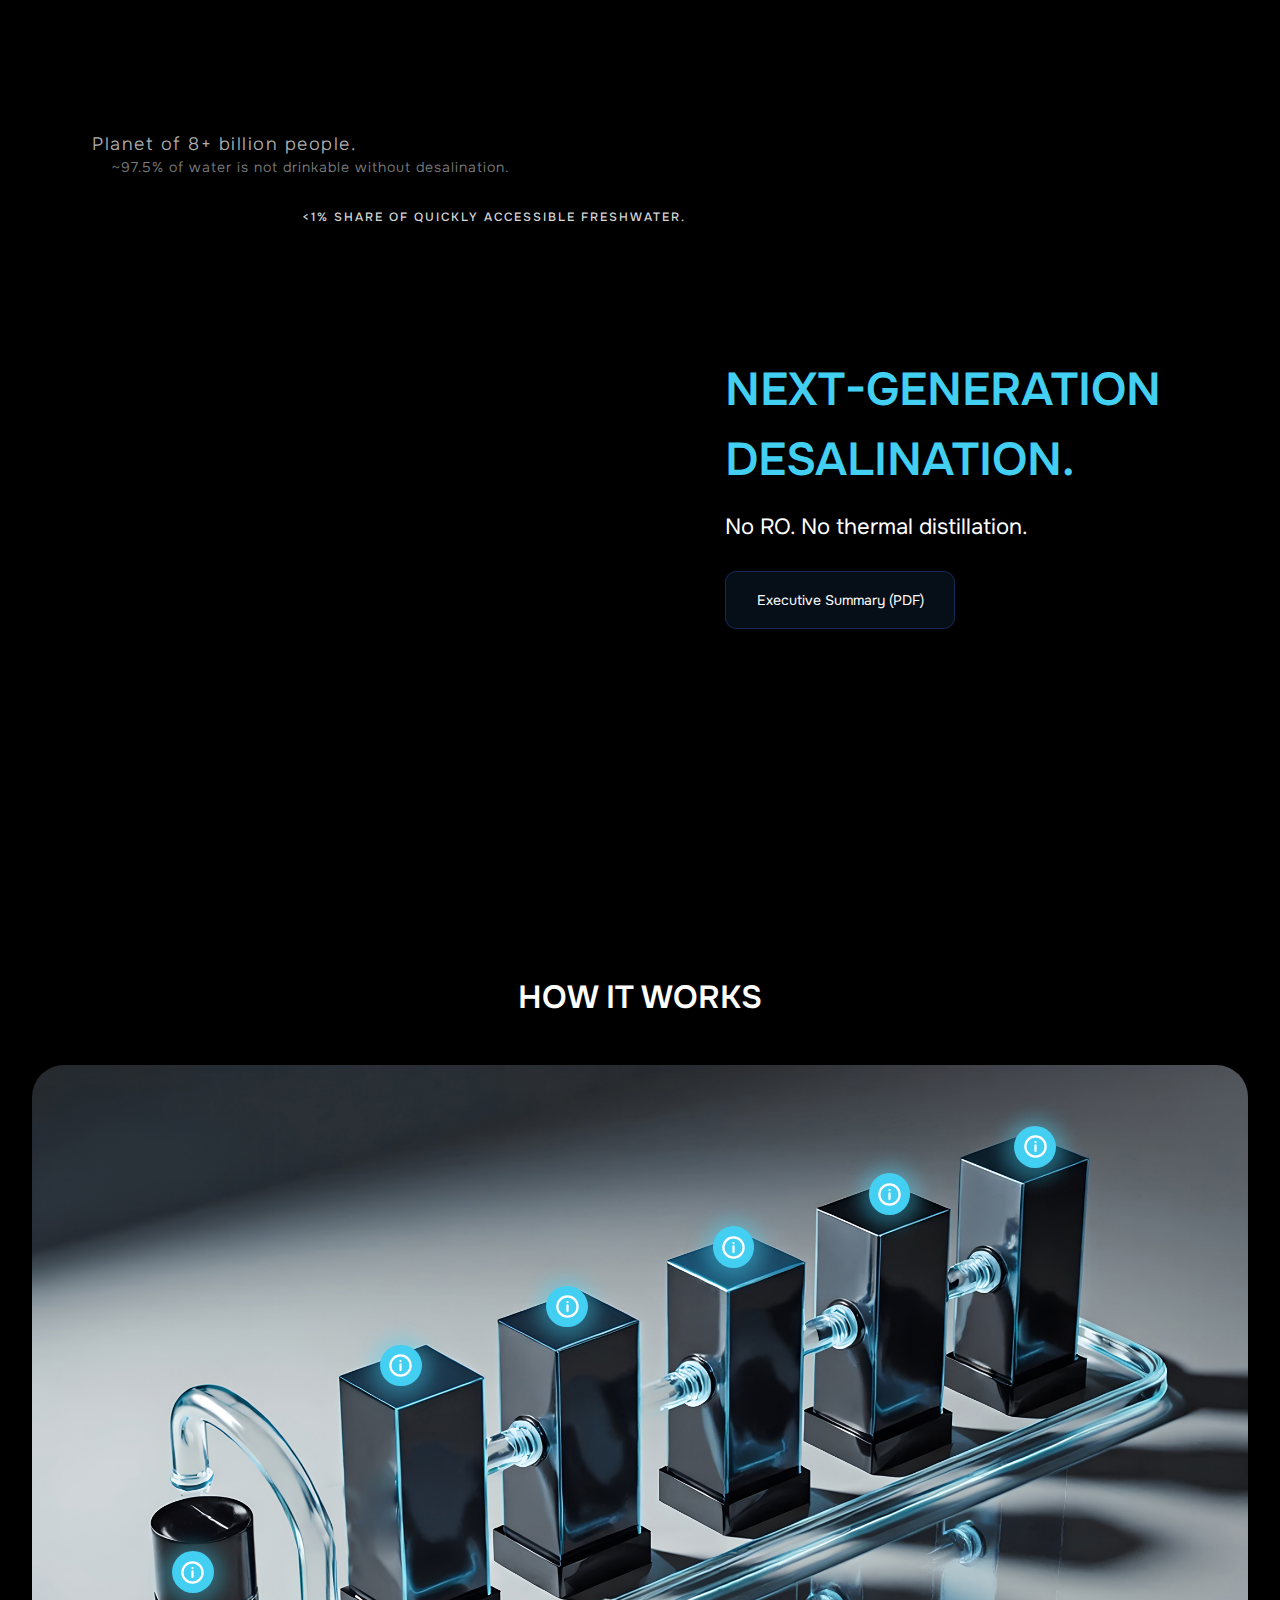
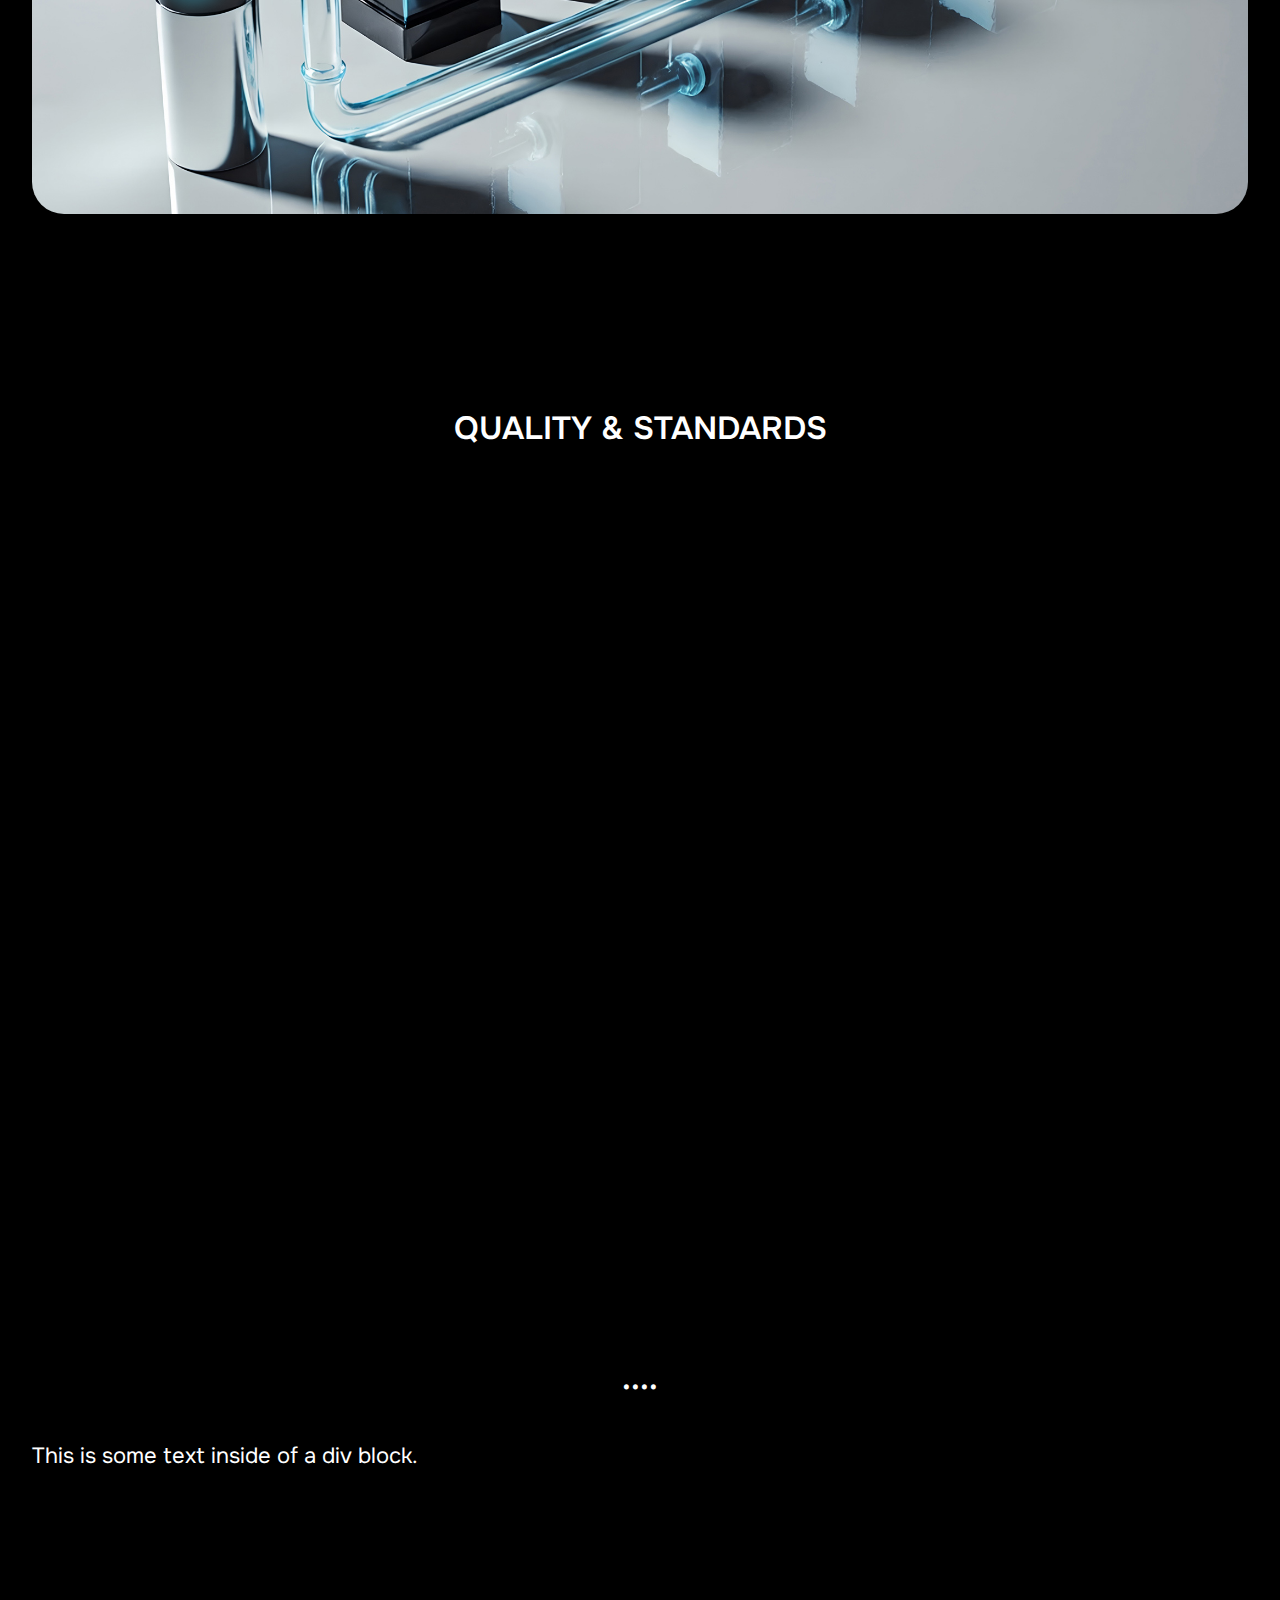
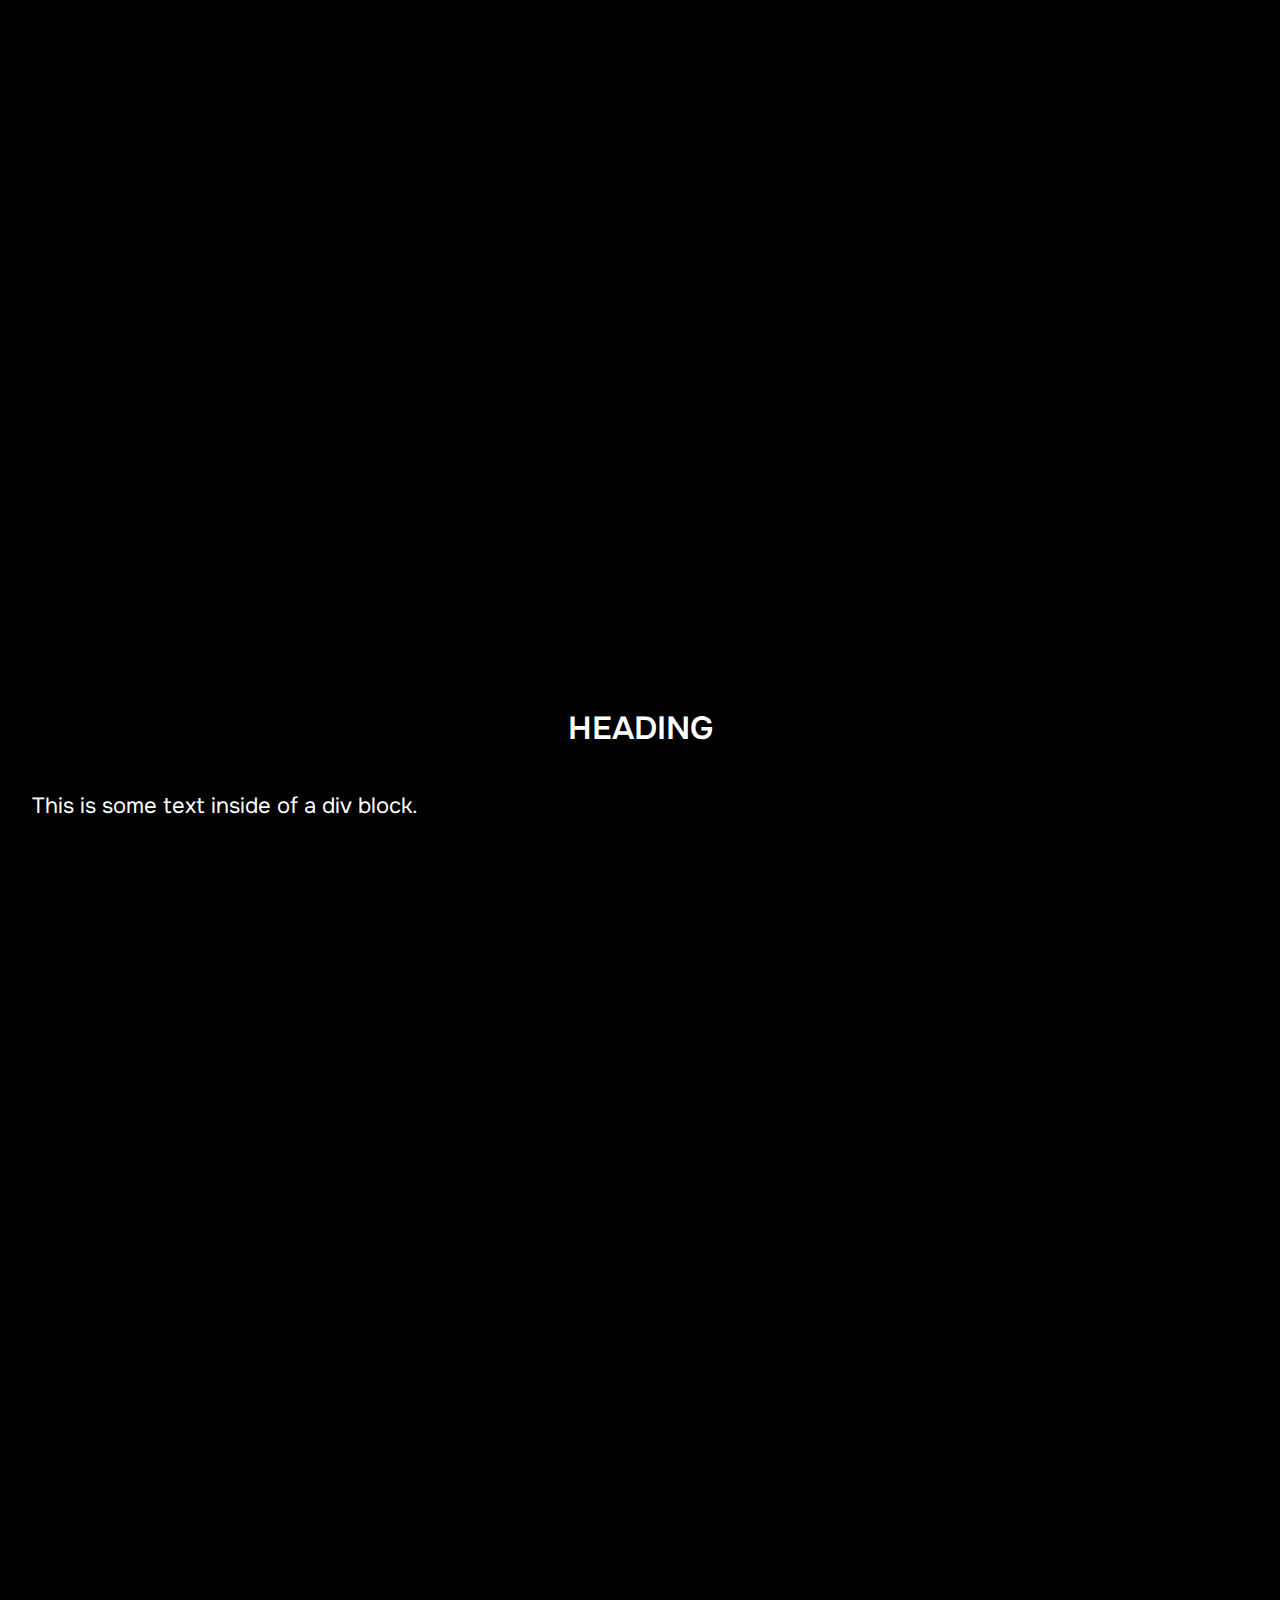
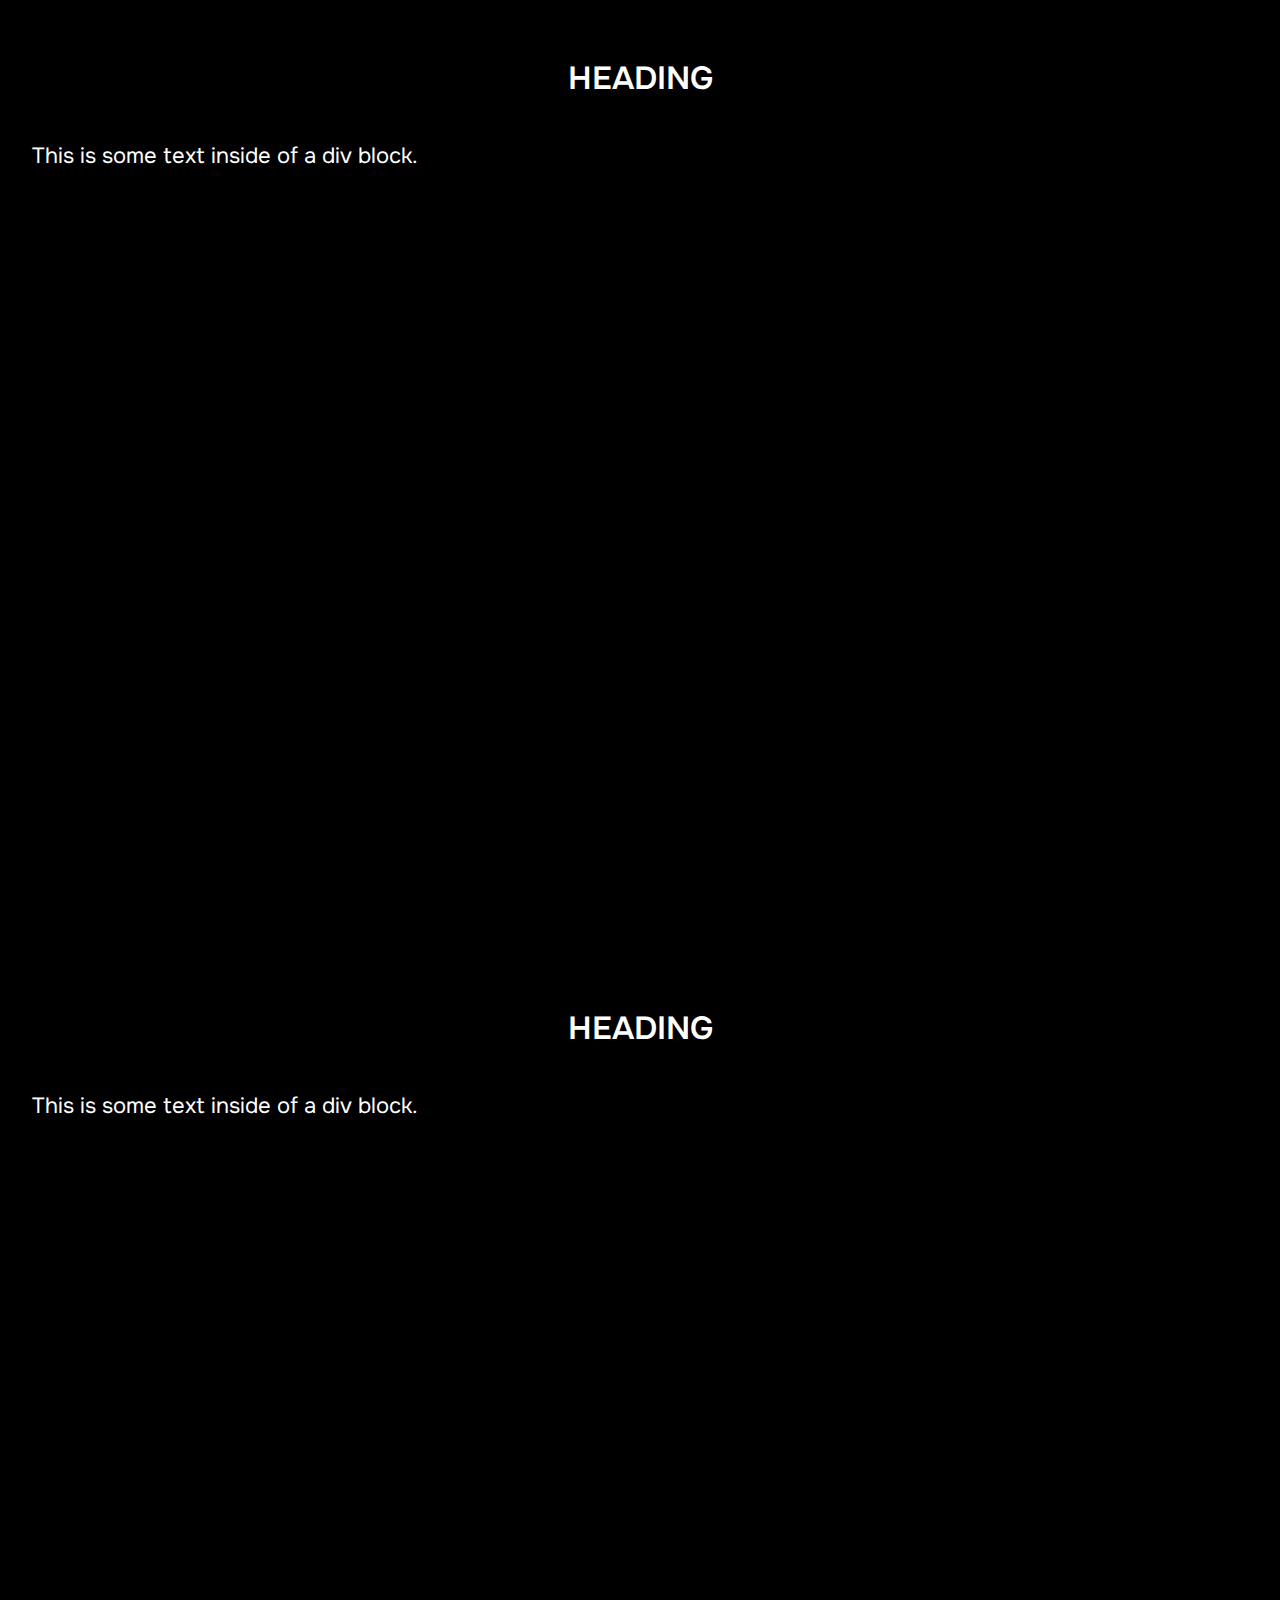
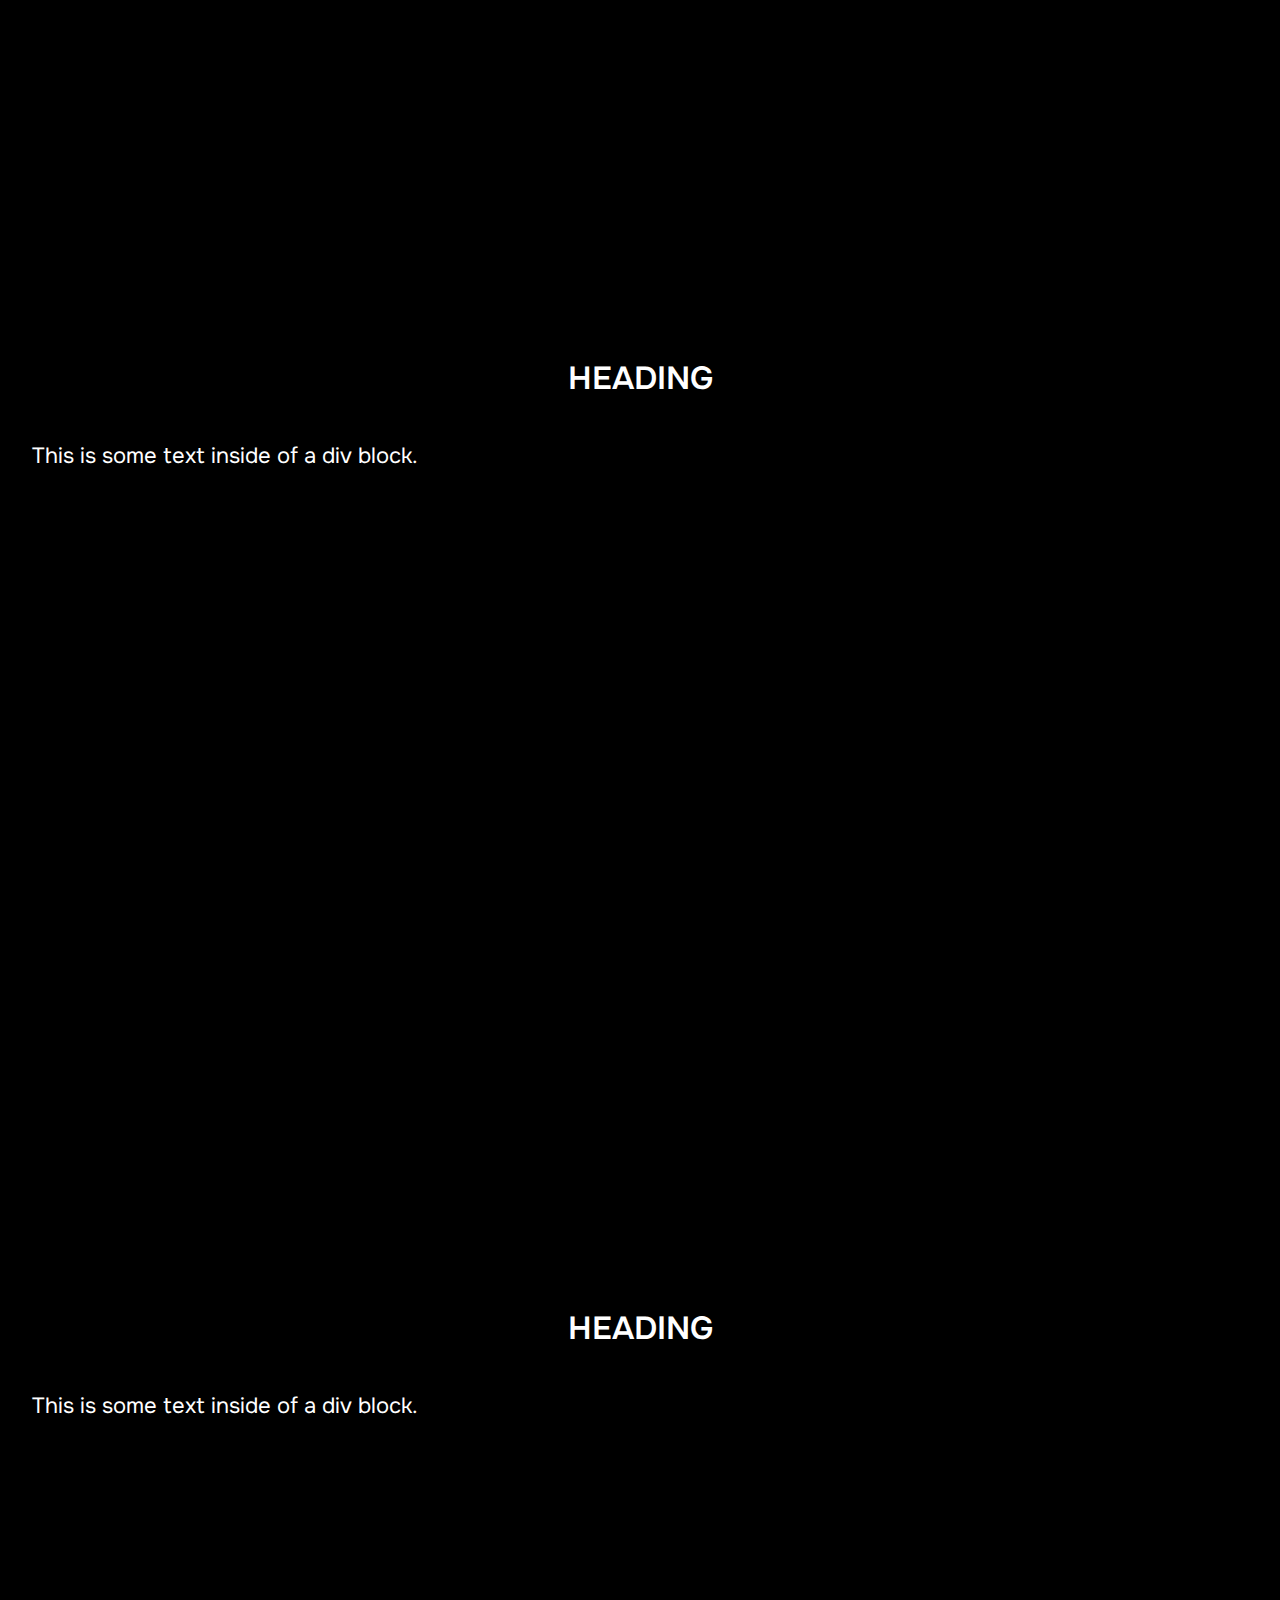
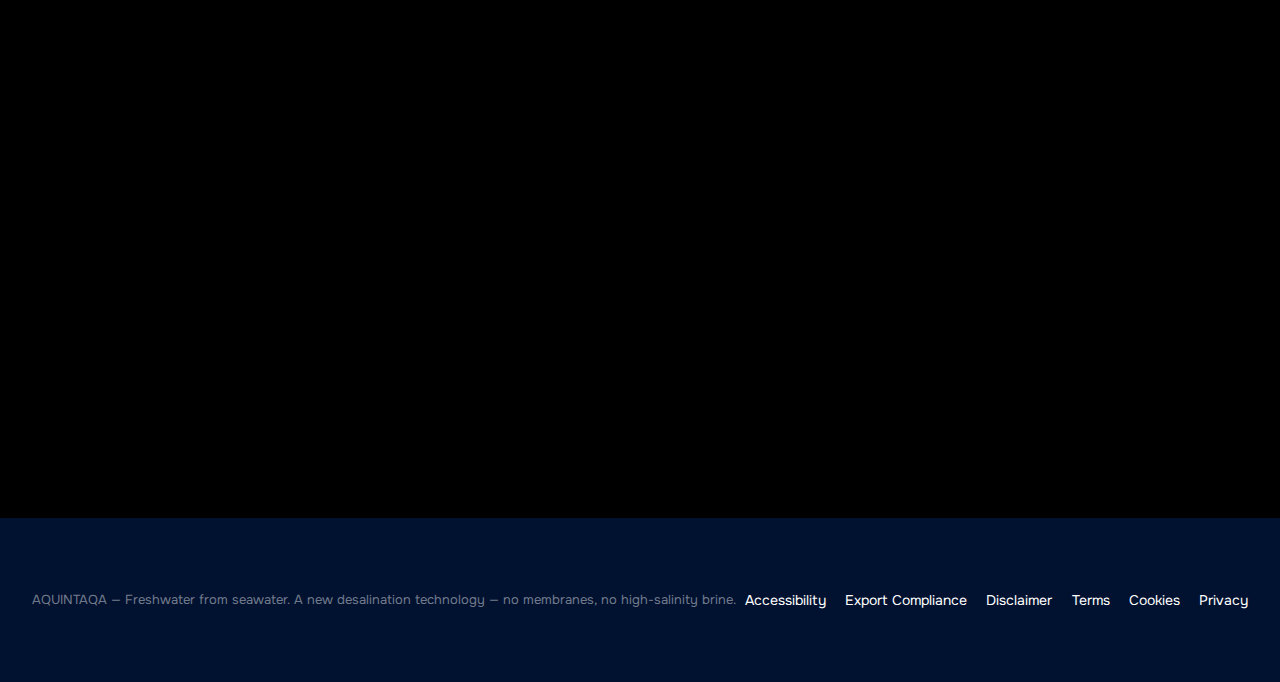
<file: index.html>
<!DOCTYPE html><!--  This site was created in Webflow. https://webflow.com  --><!--  Last Published: Mon Dec 29 2025 13:07:47 GMT+0000 (Coordinated Universal Time)  -->
<html data-wf-page="69396815efaae5adc8efcc82" data-wf-site="69396814efaae5adc8efcc0f" lang="en">
<head>
  <meta charset="utf-8">
  <title>AQUINTAQA — Freshwater from seawater. A new desalination technology — no membranes, no high-salinity brine.</title>
  <meta content="A proven, scalable approach to desalination — eliminating membrane fouling, energy-intensive steps, and concentrated brine discharge. Independently validated. Full technical and commercial details available to qualified partners." name="description">
  <meta content="AQUINTAQA — Freshwater from seawater. A new desalination technology — no membranes, no high-salinity brine." property="og:title">
  <meta content="A proven, scalable approach to desalination — eliminating membrane fouling, energy-intensive steps, and concentrated brine discharge. Independently validated. Full technical and commercial details available to qualified partners." property="og:description">
  <meta content="https://cdn.prod.website-files.com/69396814efaae5adc8efcc0f/6939867b4d14bba36c8a3c40_Frame%201.jpg" property="og:image">
  <meta content="AQUINTAQA — Freshwater from seawater. A new desalination technology — no membranes, no high-salinity brine." property="twitter:title">
  <meta content="A proven, scalable approach to desalination — eliminating membrane fouling, energy-intensive steps, and concentrated brine discharge. Independently validated. Full technical and commercial details available to qualified partners." property="twitter:description">
  <meta property="og:type" content="website">
  <meta content="summary_large_image" name="twitter:card">
  <meta content="width=device-width, initial-scale=1" name="viewport">
  <meta content="Webflow" name="generator">
  <link href="css/custom.css" rel="stylesheet" type="text/css">
  <link href="css/normalize.css" rel="stylesheet" type="text/css">
  <link href="css/webflow.css" rel="stylesheet" type="text/css">
  <link href="css/aquintaqa.webflow.css" rel="stylesheet" type="text/css">
  <link href="css/custom.css" rel="stylesheet" type="text/css">
  <script type="text/javascript">!function(o,c){var n=c.documentElement,t=" w-mod-";n.className+=t+"js",("ontouchstart"in o||o.DocumentTouch&&c instanceof DocumentTouch)&&(n.className+=t+"touch")}(window,document);</script>
  <link href="images/favicon.png" rel="shortcut icon" type="image/x-icon">
  <link href="images/webclip.png" rel="apple-touch-icon">
  <meta name="robots" content="noindex, nofollow">
  <meta name="author" content="wtw"><!--  HEAD CODE  -->
</head>
<body class="body">
  <div class="spline-content">
    <div class="spline-scene" data-w-id="9399c96b-cd7d-4fef-4d18-4d2d086db8ae" data-animation-type="spline" data-spline-url="https://prod.spline.design/8z6pBDvGF-zx6ta3/scene.splinecode"><canvas></canvas></div>
  </div>
  <!-- Embedded Marker - точка на сфере -->
<div class="sphere-marker">
  <div class="marker-occlusion"></div>
  <div class="marker-outer-glow"></div>
  <div class="marker-inner-glow"></div>
  <div class="marker-core"></div>
  <div class="marker-flare"></div>
</div>
  <div data-animation="over-right" class="menu w-nav" data-easing2="ease-out" data-easing="ease-in" data-collapse="all" style="opacity:0" data-w-id="98d6510c-f91b-7dee-6fcc-df3364ee5ebf" role="banner" data-duration="400">
    <div class="navbar w-container">
      <a href="#" class="logo w-inline-block"></a>
      <nav role="navigation" class="nav-menu-2 w-nav-menu">
        <div class="div-block-12">
          <a href="index.html" aria-current="page" class="link menu w-nav-link w--current">Home</a>
          <a href="#How-it-Works" class="link menu w-nav-link">Technology</a>
          <a href="#" class="link menu w-nav-link">Quality</a>
          <a href="#" class="link menu w-nav-link">Legal</a>
          <a href="#" class="link menu w-nav-link">FAQ</a>
          <a href="#" class="link menu w-nav-link">Models</a>
          <a href="#" class="link menu w-nav-link">Roadmap</a>
          <a href="#" class="link menu w-nav-link">Investors</a>
          <a href="#" class="link menu w-nav-link">Videos</a>
          <a href="#" class="link menu w-nav-link">Validation</a>
          <a href="#" class="link menu w-nav-link">Public Overview</a>
        </div>
      </nav>
      <div class="div-block-11">
        <div class="div-block">
          <div class="but-cont">
            <div class="menu-button w-nav-button">
              <div class="w-icon-nav-menu"></div>
            </div>
          </div>
        </div>
      </div>
      <div data-hover="true" data-delay="0" class="w-dropdown">
        <div class="link w-dropdown-toggle">
          <div class="icon w-icon-dropdown-toggle"></div>
          <div class="icon-lang"></div>
        </div>
        <nav class="dropdown-list-lang w-dropdown-list">
          <a href="#" class="link w-dropdown-link">ENG</a>
          <a href="#" class="link w-dropdown-link">RU</a>
        </nav>
      </div>
    </div>
  </div>
  <div>
    <div class="se1">
      <div class="noize">
        <div class="div1">
          <div class="colum-l">
            <div class="content-img">
              <div class="div-block-5"></div>
              <div class="text-block">Planet of 8+ billion people.<br></div>
              <div class="text-block _2">~97.5% of water is not drinkable without desalination.<br></div>
              <div class="div-block-17">
                <div class="text-block-2">&lt;1% share of quickly accessible freshwater.</div>
              </div>
              <div class="podpis">
                <div data-w-id="b925a8e9-1476-60d1-ad28-ab5ac1dae831" class="_1 no"></div>
              </div>
              <div data-w-id="b53a1e5d-6fdc-98e4-ec17-a2080318ba1a" class="sfera no"></div>
            </div>
          </div>
          <div class="colum-r">
            <h1 class="h1"><span class="spa">Next-generation desalination. </span></h1>
            <div class="text">No RO. No thermal distillation.</div>
            <div class="div-block-4">
              <a href="#" target="_blank" class="link button _2 w-inline-block">
                <div>Executive Summary (PDF)</div>
              </a>
            </div>
          </div>
        </div>
      </div>
    </div>
    <div id="How-it-Works" class="se2 no">
      <div class="div2">
        <h2 class="h2">How it Works</h2>
        <div class="content-how-it-works">
          <div class="kart-work">
            <div class="div-block-6">
              <div class="numb">1</div>
            </div>
            <div class="foto-wirk"></div>
            <div class="div-block-8">
              <div class="div-block-7"></div>
            </div>
            <div>
              <div class="head">Feed</div>
              <div class="text-work">Intake of seawater / brackish water. Coarse protection against debris, flow stabilisation and optional baseline pH/oxygen conditioning. No heavy pre-treatment trains.</div>
            </div>
          </div>
          <div class="kart-work">
            <div class="div-block-6">
              <div class="numb">2</div>
            </div>
            <div class="foto-wirk _2"></div>
            <div class="div-block-8">
              <div class="div-block-7"></div>
            </div>
            <div>
              <div class="head">Gas-sorbent</div>
              <div class="text-work">An inert carrier gas with a fine-dispersed proprietary sorbent is dosed into the flow. Active capture centres are formed and the solution is prepared for selective extraction of salts and impurities.</div>
            </div>
          </div>
          <div class="kart-work">
            <div class="div-block-6">
              <div class="numb">3</div>
            </div>
            <div class="foto-wirk _3"></div>
            <div>
              <div class="div-block-8">
                <div class="div-block-7"></div>
              </div>
              <div class="head">Contact</div>
              <div class="text-work">Intensive mass transfer: salt ions, hardness and dissolved organics are bound to the sorbent surface. The process runs under mild conditions — no membranes, no high pressures, no boiling</div>
            </div>
          </div>
          <div class="kart-work">
            <div class="div-block-6">
              <div class="numb">4</div>
            </div>
            <div class="foto-wirk _4"></div>
            <div>
              <div class="div-block-8">
                <div class="div-block-7"></div>
              </div>
              <div class="head">Separation</div>
              <div class="text-work">Fast phase separation: purified water is separated from the loaded sorbent by mechanical/physical means. Noreverse osmosis or distillation. The treated stream goes to final polishing.</div>
            </div>
          </div>
          <div class="kart-work">
            <div class="div-block-6">
              <div class="numb">5</div>
            </div>
            <div class="foto-wirk _5"></div>
            <div class="div-block-8">
              <div class="div-block-7"></div>
            </div>
            <div>
              <div class="head">Mineralisation</div>
              <div class="text-work">Final tuning: precise remineralisation to a drinking profile (TDS ~100–150 mg/L), Ca/Mg balance, pH 7.2–7.8, disinfection (UV/ozone on demand). At the outlet — ready-to-drink water.</div>
            </div>
          </div>
          <div class="kart-work">
            <div class="div-block-6">
              <div class="numb">6</div>
            </div>
            <div class="foto-wirk _6"></div>
            <div>
              <div class="head">Sorbent Regeneration Loop </div>
              <div class="text-work">The loaded sorbent is sent to a closed regeneration loop: captured ions are transferred into a concentrated solution/solid phase, reagents are recycled multiple times, the sorbent regains its activity and returns to the process. The loop operates at low energy input, without toxic brine discharge, ensuring stable performance and minimal consumable use.</div>
            </div>
          </div>
        </div>
        <h2 class="h2">add functions</h2>
        <div class="div-block-10">
          <div class="kart-work _2">
            <div class="div-block-6"></div>
            <div class="foto-wirk-dop"></div>
            <div class="div-block-9">
              <div class="head">Admin Control Center (Admin CCC)</div>
              <div class="text-work">....</div>
            </div>
          </div>
          <div class="kart-work _2">
            <div class="div-block-6"></div>
            <div class="foto-wirk-dop _2"></div>
            <div class="div-block-9">
              <div class="head">Solar arrays</div>
              <div class="text-work">....</div>
            </div>
          </div>
        </div>
      </div>
    </div>
    <div id="How-it-Works" class="se2">
      <div class="div2">
        <h2 class="h2">How it Works</h2>
        <div class="content-how">
          <div class="board">
            <div class="dahboard">
              <div class="content">
                <div class="board-map">
                  <div data-w-id="a61eead8-c8f6-bab8-43d4-9b1247bdce24" class="point-map-act _6">
                    <div style="opacity:0;-webkit-transform:translate3d(0, -57px, 0) scale3d(1, 1, 1) rotateX(0) rotateY(0) rotateZ(0) skew(0, 0);-moz-transform:translate3d(0, -57px, 0) scale3d(1, 1, 1) rotateX(0) rotateY(0) rotateZ(0) skew(0, 0);-ms-transform:translate3d(0, -57px, 0) scale3d(1, 1, 1) rotateX(0) rotateY(0) rotateZ(0) skew(0, 0);transform:translate3d(0, -57px, 0) scale3d(1, 1, 1) rotateX(0) rotateY(0) rotateZ(0) skew(0, 0)" class="info-up">
                      <div class="head-how">Mineralisation</div>
                      <div class="text-how">Final tuning: precise remineralisation to a drinking profile (TDS ~100–150 mg/L), Ca/Mg balance, pH 7.2–7.8, disinfection (UV/ozone on demand). At the outlet — ready-to-drink water.</div>
                    </div>
                  </div>
                  <div data-w-id="b913745e-b7c7-23b4-f781-129718f26884" class="point-map-act _5">
                    <div style="opacity:0;-webkit-transform:translate3d(0, -57px, 0) scale3d(1, 1, 1) rotateX(0) rotateY(0) rotateZ(0) skew(0, 0);-moz-transform:translate3d(0, -57px, 0) scale3d(1, 1, 1) rotateX(0) rotateY(0) rotateZ(0) skew(0, 0);-ms-transform:translate3d(0, -57px, 0) scale3d(1, 1, 1) rotateX(0) rotateY(0) rotateZ(0) skew(0, 0);transform:translate3d(0, -57px, 0) scale3d(1, 1, 1) rotateX(0) rotateY(0) rotateZ(0) skew(0, 0)" class="info-up">
                      <div class="head-how">Separation</div>
                      <div class="text-how">Fast phase separation: purified water is separated from the loaded sorbent by mechanical/physical means. Noreverse osmosis or distillation. The treated stream goes to final polishing.</div>
                    </div>
                  </div>
                  <div data-w-id="893c30a1-24a9-c529-8f60-54b35e9fbb90" class="point-map-act _4">
                    <div style="opacity:0;-webkit-transform:translate3d(0, -57px, 0) scale3d(1, 1, 1) rotateX(0) rotateY(0) rotateZ(0) skew(0, 0);-moz-transform:translate3d(0, -57px, 0) scale3d(1, 1, 1) rotateX(0) rotateY(0) rotateZ(0) skew(0, 0);-ms-transform:translate3d(0, -57px, 0) scale3d(1, 1, 1) rotateX(0) rotateY(0) rotateZ(0) skew(0, 0);transform:translate3d(0, -57px, 0) scale3d(1, 1, 1) rotateX(0) rotateY(0) rotateZ(0) skew(0, 0)" class="info-up">
                      <div class="head-how">Contact</div>
                      <div class="text-how">Intensive mass transfer: salt ions, hardness and dissolved organics are bound to the sorbent surface. The process runs under mild conditions — no membranes, no high pressures, no boiling</div>
                    </div>
                  </div>
                  <div data-w-id="98c7f382-84ae-bd60-4e2f-6ce350a514ea" class="point-map-act _3">
                    <div style="opacity:0;-webkit-transform:translate3d(0, -57px, 0) scale3d(1, 1, 1) rotateX(0) rotateY(0) rotateZ(0) skew(0, 0);-moz-transform:translate3d(0, -57px, 0) scale3d(1, 1, 1) rotateX(0) rotateY(0) rotateZ(0) skew(0, 0);-ms-transform:translate3d(0, -57px, 0) scale3d(1, 1, 1) rotateX(0) rotateY(0) rotateZ(0) skew(0, 0);transform:translate3d(0, -57px, 0) scale3d(1, 1, 1) rotateX(0) rotateY(0) rotateZ(0) skew(0, 0)" class="info-up">
                      <div class="head-how">Gas-sorbent</div>
                      <div class="text-how">An inert carrier gas with a fine-dispersed proprietary sorbent is dosed into the flow. Active capture centres are formed and the solution is prepared for selective extraction of salts and impurities.</div>
                    </div>
                  </div>
                  <div data-w-id="f1abd9a3-3bd5-56bf-df2f-98dd827da24b" class="point-map-act _2">
                    <div style="opacity:0;-webkit-transform:translate3d(0, -57px, 0) scale3d(1, 1, 1) rotateX(0) rotateY(0) rotateZ(0) skew(0, 0);-moz-transform:translate3d(0, -57px, 0) scale3d(1, 1, 1) rotateX(0) rotateY(0) rotateZ(0) skew(0, 0);-ms-transform:translate3d(0, -57px, 0) scale3d(1, 1, 1) rotateX(0) rotateY(0) rotateZ(0) skew(0, 0);transform:translate3d(0, -57px, 0) scale3d(1, 1, 1) rotateX(0) rotateY(0) rotateZ(0) skew(0, 0)" class="info-up">
                      <div class="head-how">Feed</div>
                      <div class="text-how">Intake of seawater / brackish water. Coarse protection against debris, flow stabilisation and optional baseline pH/oxygen conditioning. No heavy pre-treatment trains.</div>
                    </div>
                  </div>
                  <div data-w-id="0b3a35e8-89d0-56f1-1044-02a9c9d0fdff" class="point-map-act">
                    <div style="opacity:0;-webkit-transform:translate3d(0, -57px, 0) scale3d(1, 1, 1) rotateX(0) rotateY(0) rotateZ(0) skew(0, 0);-moz-transform:translate3d(0, -57px, 0) scale3d(1, 1, 1) rotateX(0) rotateY(0) rotateZ(0) skew(0, 0);-ms-transform:translate3d(0, -57px, 0) scale3d(1, 1, 1) rotateX(0) rotateY(0) rotateZ(0) skew(0, 0);transform:translate3d(0, -57px, 0) scale3d(1, 1, 1) rotateX(0) rotateY(0) rotateZ(0) skew(0, 0)" class="info-up">
                      <div class="head-how">Sorbent Regeneration Loop </div>
                      <div class="text-how">The loaded sorbent is sent to a closed regeneration loop: captured ions are transferred into a concentrated solution/solid phase, reagents are recycled multiple times, the sorbent regains its activity and returns to the process. The loop operates at low energy input, without toxic brine discharge, ensuring stable performance and minimal consumable use.</div>
                    </div>
                  </div>
                </div>
              </div>
            </div>
          </div>
        </div>
      </div>
    </div>
    <div class="se3">
      <div class="div3">
        <h2 class="h2">Quality &amp; Standards</h2>
        <div class="content"></div>
      </div>
    </div>
    <div class="se4">
      <div class="div4">
        <h2 class="h2">....</h2>
        <div class="text">This is some text inside of a div block.</div>
        <div class="content"></div>
      </div>
    </div>
    <div class="se5">
      <div class="div5">
        <h2 class="h2">Heading</h2>
        <div class="text">This is some text inside of a div block.</div>
        <div class="content"></div>
      </div>
    </div>
    <div class="se6">
      <div class="div6">
        <h2 class="h2">Heading</h2>
        <div class="text">This is some text inside of a div block.</div>
        <div class="content"></div>
      </div>
    </div>
    <div class="se6">
      <div class="div6">
        <h2 class="h2">Heading</h2>
        <div class="text">This is some text inside of a div block.</div>
        <div class="content"></div>
      </div>
    </div>
    <div class="se7">
      <div class="div7">
        <h2 class="h2">Heading</h2>
        <div class="text">This is some text inside of a div block.</div>
        <div class="content"></div>
      </div>
    </div>
    <div class="footer">
      <div class="footer-1">
        <h2 class="h2">Heading</h2>
        <div class="text">This is some text inside of a div block.</div>
        <div class="content"></div>
      </div>
    </div>
    <div class="footer2">
      <div class="footer-2">
        <div class="text-block-3">AQUINTAQA — Freshwater from seawater. A new desalination technology — no membranes, no high-salinity brine.</div>
        <div class="div-block-3">
          <a href="#">Accessibility</a>
          <a href="#">Export Compliance</a>
          <a href="#">Disclaimer</a>
          <a href="#">Terms</a>
          <a href="#">Cookies</a>
          <a href="#">Privacy</a>
        </div>
      </div>
    </div>
  </div>
  <script src="https://d3e54v103j8qbb.cloudfront.net/js/jquery-3.5.1.min.dc5e7f18c8.js?site=69396814efaae5adc8efcc0f" type="text/javascript" integrity="sha256-9/aliU8dGd2tb6OSsuzixeV4y/faTqgFtohetphbbj0=" crossorigin="anonymous"></script>
  <script src="js/webflow.js" type="text/javascript"></script><!--  FOOTER CODE  -->
</body>
</html>
</file>
<file: css/custom.css>
/* =========================
   HEADER ICON REFINEMENT
   ========================= */

/* УБРАТЬ РАМКУ / ПЛАШКУ ВОКРУГ ГЛОБУСА */
.w-dropdown-toggle {
  background: transparent !important;
  border: none !important;
  box-shadow: none !important;
  padding: 0 !important;
}

/* УБРАТЬ ОБВОДКУ ПРИ ФОКУСЕ */
.w-dropdown-toggle:focus,
.menu-button:focus {
  outline: none !important;
}

/* УБРАТЬ ЛЮБОЙ ФОН У БУРГЕРА */
.menu-button {
  background: transparent !important;
  box-shadow: none !important;
  border: none !important;
}

/* =========================
   HEADER LAYOUT & ALIGNMENT
   ========================= */

/* делаем внутренний контейнер шапки flex */
.w-nav .w-container,
.w-nav .container,
.navbar .w-container,
.navbar .container {
  display: flex !important;
  align-items: center !important;
}

/* логотип всегда прижат влево */
.w-nav .w-nav-brand {
  margin-right: auto !important;
}

/* глобус прижать вправо, и поставить перед бургером */
.w-nav .w-dropdown {
  margin-left: auto !important;
  margin-right: 16px !important;
}

/* бургер крайний справа */
.w-nav .w-nav-button {
  margin-left: 0 !important;
}

/* ОДИНАКОВЫЕ ОТСТУПЫ: слева от логотипа = справа от бургера */
.w-nav .w-container,
.navbar .w-container {
  padding-left: 32px !important;
  padding-right: 32px !important;
}

/* СТРЕЛОЧКА СПРАВА ОТ ГЛОБУСА: ЯВНО вправо с отступом */
.navbar .w-dropdown .w-dropdown-toggle {
  display: flex !important;
  flex-direction: row !important;
  align-items: center !important;
  gap: 20px !important;
}

.navbar .w-dropdown .icon-lang {
  order: 1 !important;
  margin: 0 !important;
}

.navbar .w-dropdown .icon.w-icon-dropdown-toggle {
  order: 2 !important;
  margin: 0 !important;
  font-size: 10px !important;
}

/* БУРГЕР И ГЛОБУС: ОДИНАКОВАЯ ВЫСОТА */
.navbar .w-dropdown,
.navbar .div-block-11,
.navbar .menu-button {
  height: 24px !important;
  display: flex !important;
  align-items: center !important;
  justify-content: center !important;
}

/* БУРГЕР: поднять на уровень глобуса */
.navbar .menu-button {
  padding: 0 !important;
  margin: 0 !important;
  transform: translateY(-6px) !important;
}

.navbar .w-dropdown {
  transform: translateY(-6px) !important;
}
</file>
<file: css/webflow.css>
@font-face {
  font-family: 'webflow-icons';
  src: url("[data-uri]") format('truetype');
  font-weight: normal;
  font-style: normal;
}
[class^="w-icon-"],
[class*=" w-icon-"] {
  /* use !important to prevent issues with browser extensions that change fonts */
  font-family: 'webflow-icons' !important;
  speak: none;
  font-style: normal;
  font-weight: normal;
  font-variant: normal;
  text-transform: none;
  line-height: 1;
  /* Better Font Rendering =========== */
  -webkit-font-smoothing: antialiased;
  -moz-osx-font-smoothing: grayscale;
}
.w-icon-slider-right:before {
  content: "\e600";
}
.w-icon-slider-left:before {
  content: "\e601";
}
.w-icon-nav-menu:before {
  content: "\e602";
}
.w-icon-arrow-down:before,
.w-icon-dropdown-toggle:before {
  content: "\e603";
}
.w-icon-file-upload-remove:before {
  content: "\e900";
}
.w-icon-file-upload-icon:before {
  content: "\e903";
}
* {
  -webkit-box-sizing: border-box;
  -moz-box-sizing: border-box;
  box-sizing: border-box;
}
html {
  height: 100%;
}
body {
  margin: 0;
  min-height: 100%;
  background-color: #fff;
  font-family: Arial, sans-serif;
  font-size: 14px;
  line-height: 20px;
  color: #333;
}
img {
  max-width: 100%;
  vertical-align: middle;
  display: inline-block;
}
html.w-mod-touch * {
  background-attachment: scroll !important;
}
.w-block {
  display: block;
}
.w-inline-block {
  max-width: 100%;
  display: inline-block;
}
.w-clearfix:before,
.w-clearfix:after {
  content: " ";
  display: table;
  grid-column-start: 1;
  grid-row-start: 1;
  grid-column-end: 2;
  grid-row-end: 2;
}
.w-clearfix:after {
  clear: both;
}
.w-hidden {
  display: none;
}
.w-button {
  display: inline-block;
  padding: 9px 15px;
  background-color: #3898EC;
  color: white;
  border: 0;
  line-height: inherit;
  text-decoration: none;
  cursor: pointer;
  border-radius: 0;
}
input.w-button {
  -webkit-appearance: button;
}
html[data-w-dynpage] [data-w-cloak] {
  color: transparent !important;
}
.w-code-block {
  margin: unset;
}
pre.w-code-block code {
  all: inherit;
}
.w-optimization {
  display: contents;
}
.w-webflow-badge,
.w-webflow-badge > img {
  box-sizing: unset;
  width: unset;
  height: unset;
  max-height: unset;
  max-width: unset;
  min-height: unset;
  min-width: unset;
  margin: unset;
  padding: unset;
  float: unset;
  clear: unset;
  border: unset;
  border-radius: unset;
  background: unset;
  background-image: unset;
  background-position: unset;
  background-size: unset;
  background-repeat: unset;
  background-origin: unset;
  background-clip: unset;
  background-attachment: unset;
  background-color: unset;
  box-shadow: unset;
  transform: unset;
  transition: unset;
  direction: unset;
  font-family: unset;
  font-weight: unset;
  color: unset;
  font-size: unset;
  line-height: unset;
  font-style: unset;
  font-variant: unset;
  text-align: unset;
  letter-spacing: unset;
  text-decoration: unset;
  text-indent: unset;
  text-transform: unset;
  list-style-type: unset;
  text-shadow: unset;
  vertical-align: unset;
  cursor: unset;
  white-space: unset;
  word-break: unset;
  word-spacing: unset;
  word-wrap: unset;
}
.w-webflow-badge {
  position: fixed !important;
  display: inline-block !important;
  visibility: visible !important;
  opacity: 1 !important;
  z-index: 2147483647 !important;
  top: auto !important;
  right: 12px !important;
  bottom: 12px !important;
  left: auto !important;
  color: #aaadb0 !important;
  background-color: #fff !important;
  border-radius: 3px !important;
  padding: 6px !important;
  font-size: 12px !important;
  line-height: 14px !important;
  text-decoration: none !important;
  transform: none !important;
  margin: 0 !important;
  width: auto !important;
  height: auto !important;
  overflow: unset !important;
  white-space: nowrap;
  box-shadow: 0 0 0 1px rgba(0, 0, 0, 0.1), 0px 1px 3px rgba(0, 0, 0, 0.1);
  cursor: pointer;
}
.w-webflow-badge > img {
  position: unset;
  display: inline-block !important;
  visibility: unset !important;
  opacity: 1 !important;
  vertical-align: middle !important;
}
h1,
h2,
h3,
h4,
h5,
h6 {
  font-weight: bold;
  margin-bottom: 10px;
}
h1 {
  font-size: 38px;
  line-height: 44px;
  margin-top: 20px;
}
h2 {
  font-size: 32px;
  line-height: 36px;
  margin-top: 20px;
}
h3 {
  font-size: 24px;
  line-height: 30px;
  margin-top: 20px;
}
h4 {
  font-size: 18px;
  line-height: 24px;
  margin-top: 10px;
}
h5 {
  font-size: 14px;
  line-height: 20px;
  margin-top: 10px;
}
h6 {
  font-size: 12px;
  line-height: 18px;
  margin-top: 10px;
}
p {
  margin-top: 0;
  margin-bottom: 10px;
}
blockquote {
  margin: 0 0 10px 0;
  padding: 10px 20px;
  border-left: 5px solid #E2E2E2;
  font-size: 18px;
  line-height: 22px;
}
figure {
  margin: 0;
  margin-bottom: 10px;
}
figcaption {
  margin-top: 5px;
  text-align: center;
}
ul,
ol {
  margin-top: 0px;
  margin-bottom: 10px;
  padding-left: 40px;
}
.w-list-unstyled {
  padding-left: 0;
  list-style: none;
}
.w-embed:before,
.w-embed:after {
  content: " ";
  display: table;
  grid-column-start: 1;
  grid-row-start: 1;
  grid-column-end: 2;
  grid-row-end: 2;
}
.w-embed:after {
  clear: both;
}
.w-video {
  width: 100%;
  position: relative;
  padding: 0;
}
.w-video iframe,
.w-video object,
.w-video embed {
  position: absolute;
  top: 0;
  left: 0;
  width: 100%;
  height: 100%;
  border: none;
}
fieldset {
  padding: 0;
  margin: 0;
  border: 0;
}
button,
[type='button'],
[type='reset'] {
  border: 0;
  cursor: pointer;
  -webkit-appearance: button;
}
.w-form {
  margin: 0 0 15px;
}
.w-form-done {
  display: none;
  padding: 20px;
  text-align: center;
  background-color: #dddddd;
}
.w-form-fail {
  display: none;
  margin-top: 10px;
  padding: 10px;
  background-color: #ffdede;
}
label {
  display: block;
  margin-bottom: 5px;
  font-weight: bold;
}
.w-input,
.w-select {
  display: block;
  width: 100%;
  height: 38px;
  padding: 8px 12px;
  margin-bottom: 10px;
  font-size: 14px;
  line-height: 1.42857143;
  color: #333333;
  vertical-align: middle;
  background-color: #ffffff;
  border: 1px solid #cccccc;
}
.w-input::placeholder,
.w-select::placeholder {
  color: #999;
}
.w-input:focus,
.w-select:focus {
  border-color: #3898EC;
  outline: 0;
}
.w-input[disabled],
.w-select[disabled],
.w-input[readonly],
.w-select[readonly],
fieldset[disabled] .w-input,
fieldset[disabled] .w-select {
  cursor: not-allowed;
}
.w-input[disabled]:not(.w-input-disabled),
.w-select[disabled]:not(.w-input-disabled),
.w-input[readonly],
.w-select[readonly],
fieldset[disabled]:not(.w-input-disabled) .w-input,
fieldset[disabled]:not(.w-input-disabled) .w-select {
  background-color: #eeeeee;
}
textarea.w-input,
textarea.w-select {
  height: auto;
}
.w-select {
  background-color: #f3f3f3;
}
.w-select[multiple] {
  height: auto;
}
.w-form-label {
  display: inline-block;
  cursor: pointer;
  font-weight: normal;
  margin-bottom: 0px;
}
.w-radio {
  display: block;
  margin-bottom: 5px;
  padding-left: 20px;
}
.w-radio:before,
.w-radio:after {
  content: " ";
  display: table;
  grid-column-start: 1;
  grid-row-start: 1;
  grid-column-end: 2;
  grid-row-end: 2;
}
.w-radio:after {
  clear: both;
}
.w-radio-input {
  margin: 4px 0 0;
  line-height: normal;
  float: left;
  margin-left: -20px;
}
.w-radio-input {
  margin-top: 3px;
}
.w-file-upload {
  display: block;
  margin-bottom: 10px;
}
.w-file-upload-input {
  width: 0.1px;
  height: 0.1px;
  opacity: 0;
  overflow: hidden;
  position: absolute;
  z-index: -100;
}
.w-file-upload-default,
.w-file-upload-uploading,
.w-file-upload-success {
  display: inline-block;
  color: #333333;
}
.w-file-upload-error {
  display: block;
  margin-top: 10px;
}
.w-file-upload-default.w-hidden,
.w-file-upload-uploading.w-hidden,
.w-file-upload-error.w-hidden,
.w-file-upload-success.w-hidden {
  display: none;
}
.w-file-upload-uploading-btn {
  display: flex;
  font-size: 14px;
  font-weight: normal;
  cursor: pointer;
  margin: 0;
  padding: 8px 12px;
  border: 1px solid #cccccc;
  background-color: #fafafa;
}
.w-file-upload-file {
  display: flex;
  flex-grow: 1;
  justify-content: space-between;
  margin: 0;
  padding: 8px 9px 8px 11px;
  border: 1px solid #cccccc;
  background-color: #fafafa;
}
.w-file-upload-file-name {
  font-size: 14px;
  font-weight: normal;
  display: block;
}
.w-file-remove-link {
  margin-top: 3px;
  margin-left: 10px;
  width: auto;
  height: auto;
  padding: 3px;
  display: block;
  cursor: pointer;
}
.w-icon-file-upload-remove {
  margin: auto;
  font-size: 10px;
}
.w-file-upload-error-msg {
  display: inline-block;
  color: #ea384c;
  padding: 2px 0;
}
.w-file-upload-info {
  display: inline-block;
  line-height: 38px;
  padding: 0 12px;
}
.w-file-upload-label {
  display: inline-block;
  font-size: 14px;
  font-weight: normal;
  cursor: pointer;
  margin: 0;
  padding: 8px 12px;
  border: 1px solid #cccccc;
  background-color: #fafafa;
}
.w-icon-file-upload-icon,
.w-icon-file-upload-uploading {
  display: inline-block;
  margin-right: 8px;
  width: 20px;
}
.w-icon-file-upload-uploading {
  height: 20px;
}
.w-container {
  margin-left: auto;
  margin-right: auto;
  max-width: 940px;
}
.w-container:before,
.w-container:after {
  content: " ";
  display: table;
  grid-column-start: 1;
  grid-row-start: 1;
  grid-column-end: 2;
  grid-row-end: 2;
}
.w-container:after {
  clear: both;
}
.w-container .w-row {
  margin-left: -10px;
  margin-right: -10px;
}
.w-row:before,
.w-row:after {
  content: " ";
  display: table;
  grid-column-start: 1;
  grid-row-start: 1;
  grid-column-end: 2;
  grid-row-end: 2;
}
.w-row:after {
  clear: both;
}
.w-row .w-row {
  margin-left: 0;
  margin-right: 0;
}
.w-col {
  position: relative;
  float: left;
  width: 100%;
  min-height: 1px;
  padding-left: 10px;
  padding-right: 10px;
}
.w-col .w-col {
  padding-left: 0;
  padding-right: 0;
}
.w-col-1 {
  width: 8.33333333%;
}
.w-col-2 {
  width: 16.66666667%;
}
.w-col-3 {
  width: 25%;
}
.w-col-4 {
  width: 33.33333333%;
}
.w-col-5 {
  width: 41.66666667%;
}
.w-col-6 {
  width: 50%;
}
.w-col-7 {
  width: 58.33333333%;
}
.w-col-8 {
  width: 66.66666667%;
}
.w-col-9 {
  width: 75%;
}
.w-col-10 {
  width: 83.33333333%;
}
.w-col-11 {
  width: 91.66666667%;
}
.w-col-12 {
  width: 100%;
}
.w-hidden-main {
  display: none !important;
}
@media screen and (max-width: 991px) {
  .w-container {
    max-width: 728px;
  }
  .w-hidden-main {
    display: inherit !important;
  }
  .w-hidden-medium {
    display: none !important;
  }
  .w-col-medium-1 {
    width: 8.33333333%;
  }
  .w-col-medium-2 {
    width: 16.66666667%;
  }
  .w-col-medium-3 {
    width: 25%;
  }
  .w-col-medium-4 {
    width: 33.33333333%;
  }
  .w-col-medium-5 {
    width: 41.66666667%;
  }
  .w-col-medium-6 {
    width: 50%;
  }
  .w-col-medium-7 {
    width: 58.33333333%;
  }
  .w-col-medium-8 {
    width: 66.66666667%;
  }
  .w-col-medium-9 {
    width: 75%;
  }
  .w-col-medium-10 {
    width: 83.33333333%;
  }
  .w-col-medium-11 {
    width: 91.66666667%;
  }
  .w-col-medium-12 {
    width: 100%;
  }
  .w-col-stack {
    width: 100%;
    left: auto;
    right: auto;
  }
}
@media screen and (max-width: 767px) {
  .w-hidden-main {
    display: inherit !important;
  }
  .w-hidden-medium {
    display: inherit !important;
  }
  .w-hidden-small {
    display: none !important;
  }
  .w-row,
  .w-container .w-row {
    margin-left: 0;
    margin-right: 0;
  }
  .w-col {
    width: 100%;
    left: auto;
    right: auto;
  }
  .w-col-small-1 {
    width: 8.33333333%;
  }
  .w-col-small-2 {
    width: 16.66666667%;
  }
  .w-col-small-3 {
    width: 25%;
  }
  .w-col-small-4 {
    width: 33.33333333%;
  }
  .w-col-small-5 {
    width: 41.66666667%;
  }
  .w-col-small-6 {
    width: 50%;
  }
  .w-col-small-7 {
    width: 58.33333333%;
  }
  .w-col-small-8 {
    width: 66.66666667%;
  }
  .w-col-small-9 {
    width: 75%;
  }
  .w-col-small-10 {
    width: 83.33333333%;
  }
  .w-col-small-11 {
    width: 91.66666667%;
  }
  .w-col-small-12 {
    width: 100%;
  }
}
@media screen and (max-width: 479px) {
  .w-container {
    max-width: none;
  }
  .w-hidden-main {
    display: inherit !important;
  }
  .w-hidden-medium {
    display: inherit !important;
  }
  .w-hidden-small {
    display: inherit !important;
  }
  .w-hidden-tiny {
    display: none !important;
  }
  .w-col {
    width: 100%;
  }
  .w-col-tiny-1 {
    width: 8.33333333%;
  }
  .w-col-tiny-2 {
    width: 16.66666667%;
  }
  .w-col-tiny-3 {
    width: 25%;
  }
  .w-col-tiny-4 {
    width: 33.33333333%;
  }
  .w-col-tiny-5 {
    width: 41.66666667%;
  }
  .w-col-tiny-6 {
    width: 50%;
  }
  .w-col-tiny-7 {
    width: 58.33333333%;
  }
  .w-col-tiny-8 {
    width: 66.66666667%;
  }
  .w-col-tiny-9 {
    width: 75%;
  }
  .w-col-tiny-10 {
    width: 83.33333333%;
  }
  .w-col-tiny-11 {
    width: 91.66666667%;
  }
  .w-col-tiny-12 {
    width: 100%;
  }
}
.w-widget {
  position: relative;
}
.w-widget-map {
  width: 100%;
  height: 400px;
}
.w-widget-map label {
  width: auto;
  display: inline;
}
.w-widget-map img {
  max-width: inherit;
}
.w-widget-map .gm-style-iw {
  text-align: center;
}
.w-widget-map .gm-style-iw > button {
  display: none !important;
}
.w-widget-twitter {
  overflow: hidden;
}
.w-widget-twitter-count-shim {
  display: inline-block;
  vertical-align: top;
  position: relative;
  width: 28px;
  height: 20px;
  text-align: center;
  background: white;
  border: #758696 solid 1px;
  border-radius: 3px;
}
.w-widget-twitter-count-shim * {
  pointer-events: none;
  user-select: none;
}
.w-widget-twitter-count-shim .w-widget-twitter-count-inner {
  position: relative;
  font-size: 15px;
  line-height: 12px;
  text-align: center;
  color: #999;
  font-family: serif;
}
.w-widget-twitter-count-shim .w-widget-twitter-count-clear {
  position: relative;
  display: block;
}
.w-widget-twitter-count-shim.w--large {
  width: 36px;
  height: 28px;
}
.w-widget-twitter-count-shim.w--large .w-widget-twitter-count-inner {
  font-size: 18px;
  line-height: 18px;
}
.w-widget-twitter-count-shim:not(.w--vertical) {
  margin-left: 5px;
  margin-right: 8px;
}
.w-widget-twitter-count-shim:not(.w--vertical).w--large {
  margin-left: 6px;
}
.w-widget-twitter-count-shim:not(.w--vertical):before,
.w-widget-twitter-count-shim:not(.w--vertical):after {
  top: 50%;
  left: 0;
  border: solid transparent;
  content: ' ';
  height: 0;
  width: 0;
  position: absolute;
  pointer-events: none;
}
.w-widget-twitter-count-shim:not(.w--vertical):before {
  border-color: rgba(117, 134, 150, 0);
  border-right-color: #5d6c7b;
  border-width: 4px;
  margin-left: -9px;
  margin-top: -4px;
}
.w-widget-twitter-count-shim:not(.w--vertical).w--large:before {
  border-width: 5px;
  margin-left: -10px;
  margin-top: -5px;
}
.w-widget-twitter-count-shim:not(.w--vertical):after {
  border-color: rgba(255, 255, 255, 0);
  border-right-color: white;
  border-width: 4px;
  margin-left: -8px;
  margin-top: -4px;
}
.w-widget-twitter-count-shim:not(.w--vertical).w--large:after {
  border-width: 5px;
  margin-left: -9px;
  margin-top: -5px;
}
.w-widget-twitter-count-shim.w--vertical {
  width: 61px;
  height: 33px;
  margin-bottom: 8px;
}
.w-widget-twitter-count-shim.w--vertical:before,
.w-widget-twitter-count-shim.w--vertical:after {
  top: 100%;
  left: 50%;
  border: solid transparent;
  content: ' ';
  height: 0;
  width: 0;
  position: absolute;
  pointer-events: none;
}
.w-widget-twitter-count-shim.w--vertical:before {
  border-color: rgba(117, 134, 150, 0);
  border-top-color: #5d6c7b;
  border-width: 5px;
  margin-left: -5px;
}
.w-widget-twitter-count-shim.w--vertical:after {
  border-color: rgba(255, 255, 255, 0);
  border-top-color: white;
  border-width: 4px;
  margin-left: -4px;
}
.w-widget-twitter-count-shim.w--vertical .w-widget-twitter-count-inner {
  font-size: 18px;
  line-height: 22px;
}
.w-widget-twitter-count-shim.w--vertical.w--large {
  width: 76px;
}
.w-background-video {
  position: relative;
  overflow: hidden;
  height: 500px;
  color: white;
}
.w-background-video > video {
  background-size: cover;
  background-position: 50% 50%;
  position: absolute;
  margin: auto;
  width: 100%;
  height: 100%;
  right: -100%;
  bottom: -100%;
  top: -100%;
  left: -100%;
  object-fit: cover;
  z-index: -100;
}
.w-background-video > video::-webkit-media-controls-start-playback-button {
  display: none !important;
  -webkit-appearance: none;
}
.w-background-video--control {
  position: absolute;
  bottom: 1em;
  right: 1em;
  background-color: transparent;
  padding: 0;
}
.w-background-video--control > [hidden] {
  display: none !important;
}
.w-slider {
  position: relative;
  height: 300px;
  text-align: center;
  background: #dddddd;
  clear: both;
  -webkit-tap-highlight-color: rgba(0, 0, 0, 0);
  tap-highlight-color: rgba(0, 0, 0, 0);
}
.w-slider-mask {
  position: relative;
  display: block;
  overflow: hidden;
  z-index: 1;
  left: 0;
  right: 0;
  height: 100%;
  white-space: nowrap;
}
.w-slide {
  position: relative;
  display: inline-block;
  vertical-align: top;
  width: 100%;
  height: 100%;
  white-space: normal;
  text-align: left;
}
.w-slider-nav {
  position: absolute;
  z-index: 2;
  top: auto;
  right: 0;
  bottom: 0;
  left: 0;
  margin: auto;
  padding-top: 10px;
  height: 40px;
  text-align: center;
  -webkit-tap-highlight-color: rgba(0, 0, 0, 0);
  tap-highlight-color: rgba(0, 0, 0, 0);
}
.w-slider-nav.w-round > div {
  border-radius: 100%;
}
.w-slider-nav.w-num > div {
  width: auto;
  height: auto;
  padding: 0.2em 0.5em;
  font-size: inherit;
  line-height: inherit;
}
.w-slider-nav.w-shadow > div {
  box-shadow: 0 0 3px rgba(51, 51, 51, 0.4);
}
.w-slider-nav-invert {
  color: #fff;
}
.w-slider-nav-invert > div {
  background-color: rgba(34, 34, 34, 0.4);
}
.w-slider-nav-invert > div.w-active {
  background-color: #222;
}
.w-slider-dot {
  position: relative;
  display: inline-block;
  width: 1em;
  height: 1em;
  background-color: rgba(255, 255, 255, 0.4);
  cursor: pointer;
  margin: 0 3px 0.5em;
  transition: background-color 100ms, color 100ms;
}
.w-slider-dot.w-active {
  background-color: #fff;
}
.w-slider-dot:focus {
  outline: none;
  box-shadow: 0px 0px 0px 2px #fff;
}
.w-slider-dot:focus.w-active {
  box-shadow: none;
}
.w-slider-arrow-left,
.w-slider-arrow-right {
  position: absolute;
  width: 80px;
  top: 0;
  right: 0;
  bottom: 0;
  left: 0;
  margin: auto;
  cursor: pointer;
  overflow: hidden;
  color: white;
  font-size: 40px;
  -webkit-tap-highlight-color: rgba(0, 0, 0, 0);
  tap-highlight-color: rgba(0, 0, 0, 0);
  user-select: none;
}
.w-slider-arrow-left [class^='w-icon-'],
.w-slider-arrow-right [class^='w-icon-'],
.w-slider-arrow-left [class*=' w-icon-'],
.w-slider-arrow-right [class*=' w-icon-'] {
  position: absolute;
}
.w-slider-arrow-left:focus,
.w-slider-arrow-right:focus {
  outline: 0;
}
.w-slider-arrow-left {
  z-index: 3;
  right: auto;
}
.w-slider-arrow-right {
  z-index: 4;
  left: auto;
}
.w-icon-slider-left,
.w-icon-slider-right {
  top: 0;
  right: 0;
  bottom: 0;
  left: 0;
  margin: auto;
  width: 1em;
  height: 1em;
}
.w-slider-aria-label {
  border: 0;
  clip: rect(0 0 0 0);
  height: 1px;
  margin: -1px;
  overflow: hidden;
  padding: 0;
  position: absolute;
  width: 1px;
}
.w-slider-force-show {
  display: block !important;
}
.w-dropdown {
  display: inline-block;
  position: relative;
  text-align: left;
  margin-left: auto;
  margin-right: auto;
  z-index: 900;
}
.w-dropdown-btn,
.w-dropdown-toggle,
.w-dropdown-link {
  position: relative;
  vertical-align: top;
  text-decoration: none;
  color: #222222;
  padding: 20px;
  text-align: left;
  margin-left: auto;
  margin-right: auto;
  white-space: nowrap;
}
.w-dropdown-toggle {
  user-select: none;
  display: inline-block;
  cursor: pointer;
  padding-right: 40px;
}
.w-dropdown-toggle:focus {
  outline: 0;
}
.w-icon-dropdown-toggle {
  position: absolute;
  top: 0;
  right: 0;
  bottom: 0;
  margin: auto;
  margin-right: 20px;
  width: 1em;
  height: 1em;
}
.w-dropdown-list {
  position: absolute;
  background: #dddddd;
  display: none;
  min-width: 100%;
}
.w-dropdown-list.w--open {
  display: block;
}
.w-dropdown-link {
  padding: 10px 20px;
  display: block;
  color: #222222;
}
.w-dropdown-link.w--current {
  color: #0082f3;
}
.w-dropdown-link:focus {
  outline: 0;
}
@media screen and (max-width: 767px) {
  .w-nav-brand {
    padding-left: 10px;
  }
}
/**
 * ## Note
 * Safari (on both iOS and OS X) does not handle viewport units (vh, vw) well.
 * For example percentage units do not work on descendants of elements that
 * have any dimensions expressed in viewport units. It also doesn’t handle them at
 * all in `calc()`.
 */
/**
 * Wrapper around all lightbox elements
 *
 * 1. Since the lightbox can receive focus, IE also gives it an outline.
 * 2. Fixes flickering on Chrome when a transition is in progress
 *    underneath the lightbox.
 */
.w-lightbox-backdrop {
  cursor: auto;
  font-style: normal;
  letter-spacing: normal;
  list-style: disc;
  text-indent: 0;
  text-shadow: none;
  text-transform: none;
  visibility: visible;
  white-space: normal;
  word-break: normal;
  word-spacing: normal;
  word-wrap: normal;
  position: fixed;
  top: 0;
  right: 0;
  bottom: 0;
  left: 0;
  color: #fff;
  font-family: "Helvetica Neue", Helvetica, Ubuntu, "Segoe UI", Verdana, sans-serif;
  font-size: 17px;
  line-height: 1.2;
  font-weight: 300;
  text-align: center;
  background: rgba(0, 0, 0, 0.9);
  z-index: 2000;
  outline: 0;
  /* 1 */
  opacity: 0;
  -webkit-user-select: none;
  -moz-user-select: none;
  -webkit-tap-highlight-color: transparent;
  -webkit-transform: translate(0, 0);
  /* 2 */
}
/**
 * Neat trick to bind the rubberband effect to our canvas instead of the whole
 * document on iOS. It also prevents a bug that causes the document underneath to scroll.
 */
.w-lightbox-backdrop,
.w-lightbox-container {
  height: 100%;
  overflow: auto;
  -webkit-overflow-scrolling: touch;
}
.w-lightbox-content {
  position: relative;
  height: 100vh;
  overflow: hidden;
}
.w-lightbox-view {
  position: absolute;
  width: 100vw;
  height: 100vh;
  opacity: 0;
}
.w-lightbox-view:before {
  content: "";
  height: 100vh;
}
/* .w-lightbox-content */
.w-lightbox-group,
.w-lightbox-group .w-lightbox-view,
.w-lightbox-group .w-lightbox-view:before {
  height: 86vh;
}
.w-lightbox-frame,
.w-lightbox-view:before {
  display: inline-block;
  vertical-align: middle;
}
/*
 * 1. Remove default margin set by user-agent on the <figure> element.
 */
.w-lightbox-figure {
  position: relative;
  margin: 0;
  /* 1 */
}
.w-lightbox-group .w-lightbox-figure {
  cursor: pointer;
}
/**
 * IE adds image dimensions as width and height attributes on the IMG tag,
 * but we need both width and height to be set to auto to enable scaling.
 */
.w-lightbox-img {
  width: auto;
  height: auto;
  max-width: none;
}
/**
 * 1. Reset if style is set by user on "All Images"
 */
.w-lightbox-image {
  display: block;
  float: none;
  /* 1 */
  max-width: 100vw;
  max-height: 100vh;
}
.w-lightbox-group .w-lightbox-image {
  max-height: 86vh;
}
.w-lightbox-caption {
  position: absolute;
  right: 0;
  bottom: 0;
  left: 0;
  padding: 0.5em 1em;
  background: rgba(0, 0, 0, 0.4);
  text-align: left;
  text-overflow: ellipsis;
  white-space: nowrap;
  overflow: hidden;
}
.w-lightbox-embed {
  position: absolute;
  top: 0;
  right: 0;
  bottom: 0;
  left: 0;
  width: 100%;
  height: 100%;
}
.w-lightbox-control {
  position: absolute;
  top: 0;
  width: 4em;
  background-size: 24px;
  background-repeat: no-repeat;
  background-position: center;
  cursor: pointer;
  -webkit-transition: all 0.3s;
  transition: all 0.3s;
}
.w-lightbox-left {
  display: none;
  bottom: 0;
  left: 0;
  /* <svg xmlns="http://www.w3.org/2000/svg" viewBox="-20 0 24 40" width="24" height="40"><g transform="rotate(45)"><path d="m0 0h5v23h23v5h-28z" opacity=".4"/><path d="m1 1h3v23h23v3h-26z" fill="#fff"/></g></svg> */
  background-image: url("[data-uri]");
}
.w-lightbox-right {
  display: none;
  right: 0;
  bottom: 0;
  /* <svg xmlns="http://www.w3.org/2000/svg" viewBox="-4 0 24 40" width="24" height="40"><g transform="rotate(45)"><path d="m0-0h28v28h-5v-23h-23z" opacity=".4"/><path d="m1 1h26v26h-3v-23h-23z" fill="#fff"/></g></svg> */
  background-image: url("[data-uri]");
}
/*
 * Without specifying the with and height inside the SVG, all versions of IE render the icon too small.
 * The bug does not seem to manifest itself if the elements are tall enough such as the above arrows.
 * (http://stackoverflow.com/questions/16092114/background-size-differs-in-internet-explorer)
 */
.w-lightbox-close {
  right: 0;
  height: 2.6em;
  /* <svg xmlns="http://www.w3.org/2000/svg" viewBox="-4 0 18 17" width="18" height="17"><g transform="rotate(45)"><path d="m0 0h7v-7h5v7h7v5h-7v7h-5v-7h-7z" opacity=".4"/><path d="m1 1h7v-7h3v7h7v3h-7v7h-3v-7h-7z" fill="#fff"/></g></svg> */
  background-image: url("[data-uri]");
  background-size: 18px;
}
/**
 * 1. All IE versions add extra space at the bottom without this.
 */
.w-lightbox-strip {
  position: absolute;
  bottom: 0;
  left: 0;
  right: 0;
  padding: 0 1vh;
  line-height: 0;
  /* 1 */
  white-space: nowrap;
  overflow-x: auto;
  overflow-y: hidden;
}
/*
 * 1. We use content-box to avoid having to do `width: calc(10vh + 2vw)`
 *    which doesn’t work in Safari anyway.
 * 2. Chrome renders images pixelated when switching to GPU. Making sure
 *    the parent is also rendered on the GPU (by setting translate3d for
 *    example) fixes this behavior.
 */
.w-lightbox-item {
  display: inline-block;
  width: 10vh;
  padding: 2vh 1vh;
  box-sizing: content-box;
  /* 1 */
  cursor: pointer;
  -webkit-transform: translate3d(0, 0, 0);
  /* 2 */
}
.w-lightbox-active {
  opacity: 0.3;
}
.w-lightbox-thumbnail {
  position: relative;
  height: 10vh;
  background: #222;
  overflow: hidden;
}
.w-lightbox-thumbnail-image {
  position: absolute;
  top: 0;
  left: 0;
}
.w-lightbox-thumbnail .w-lightbox-tall {
  top: 50%;
  width: 100%;
  -webkit-transform: translate(0, -50%);
  transform: translate(0, -50%);
}
.w-lightbox-thumbnail .w-lightbox-wide {
  left: 50%;
  height: 100%;
  -webkit-transform: translate(-50%, 0);
  transform: translate(-50%, 0);
}
/*
 * Spinner
 *
 * Absolute pixel values are used to avoid rounding errors that would cause
 * the white spinning element to be misaligned with the track.
 */
.w-lightbox-spinner {
  position: absolute;
  top: 50%;
  left: 50%;
  box-sizing: border-box;
  width: 40px;
  height: 40px;
  margin-top: -20px;
  margin-left: -20px;
  border: 5px solid rgba(0, 0, 0, 0.4);
  border-radius: 50%;
  -webkit-animation: spin 0.8s infinite linear;
  animation: spin 0.8s infinite linear;
}
.w-lightbox-spinner:after {
  content: "";
  position: absolute;
  top: -4px;
  right: -4px;
  bottom: -4px;
  left: -4px;
  border: 3px solid transparent;
  border-bottom-color: #fff;
  border-radius: 50%;
}
/*
 * Utility classes
 */
.w-lightbox-hide {
  display: none;
}
.w-lightbox-noscroll {
  overflow: hidden;
}
@media (min-width: 768px) {
  .w-lightbox-content {
    height: 96vh;
    margin-top: 2vh;
  }
  .w-lightbox-view,
  .w-lightbox-view:before {
    height: 96vh;
  }
  /* .w-lightbox-content */
  .w-lightbox-group,
  .w-lightbox-group .w-lightbox-view,
  .w-lightbox-group .w-lightbox-view:before {
    height: 84vh;
  }
  .w-lightbox-image {
    max-width: 96vw;
    max-height: 96vh;
  }
  .w-lightbox-group .w-lightbox-image {
    max-width: 82.3vw;
    max-height: 84vh;
  }
  .w-lightbox-left,
  .w-lightbox-right {
    display: block;
    opacity: 0.5;
  }
  .w-lightbox-close {
    opacity: 0.8;
  }
  .w-lightbox-control:hover {
    opacity: 1;
  }
}
.w-lightbox-inactive,
.w-lightbox-inactive:hover {
  opacity: 0;
}
.w-richtext:before,
.w-richtext:after {
  content: " ";
  display: table;
  grid-column-start: 1;
  grid-row-start: 1;
  grid-column-end: 2;
  grid-row-end: 2;
}
.w-richtext:after {
  clear: both;
}
.w-richtext[contenteditable="true"]:before,
.w-richtext[contenteditable="true"]:after {
  white-space: initial;
}
.w-richtext ol,
.w-richtext ul {
  overflow: hidden;
}
.w-richtext .w-richtext-figure-selected.w-richtext-figure-type-video div:after,
.w-richtext .w-richtext-figure-selected[data-rt-type="video"] div:after {
  outline: 2px solid #2895f7;
}
.w-richtext .w-richtext-figure-selected.w-richtext-figure-type-image div,
.w-richtext .w-richtext-figure-selected[data-rt-type="image"] div {
  outline: 2px solid #2895f7;
}
.w-richtext figure.w-richtext-figure-type-video > div:after,
.w-richtext figure[data-rt-type="video"] > div:after {
  content: '';
  position: absolute;
  display: none;
  left: 0;
  top: 0;
  right: 0;
  bottom: 0;
}
.w-richtext figure {
  position: relative;
  max-width: 60%;
}
.w-richtext figure > div:before {
  cursor: default!important;
}
.w-richtext figure img {
  width: 100%;
}
.w-richtext figure figcaption.w-richtext-figcaption-placeholder {
  opacity: 0.6;
}
.w-richtext figure div {
  /* fix incorrectly sized selection border in the data manager */
  font-size: 0px;
  color: transparent;
}
.w-richtext figure.w-richtext-figure-type-image,
.w-richtext figure[data-rt-type="image"] {
  display: table;
}
.w-richtext figure.w-richtext-figure-type-image > div,
.w-richtext figure[data-rt-type="image"] > div {
  display: inline-block;
}
.w-richtext figure.w-richtext-figure-type-image > figcaption,
.w-richtext figure[data-rt-type="image"] > figcaption {
  display: table-caption;
  caption-side: bottom;
}
.w-richtext figure.w-richtext-figure-type-video,
.w-richtext figure[data-rt-type="video"] {
  width: 60%;
  height: 0;
}
.w-richtext figure.w-richtext-figure-type-video iframe,
.w-richtext figure[data-rt-type="video"] iframe {
  position: absolute;
  top: 0;
  left: 0;
  width: 100%;
  height: 100%;
}
.w-richtext figure.w-richtext-figure-type-video > div,
.w-richtext figure[data-rt-type="video"] > div {
  width: 100%;
}
.w-richtext figure.w-richtext-align-center {
  margin-right: auto;
  margin-left: auto;
  clear: both;
}
.w-richtext figure.w-richtext-align-center.w-richtext-figure-type-image > div,
.w-richtext figure.w-richtext-align-center[data-rt-type="image"] > div {
  max-width: 100%;
}
.w-richtext figure.w-richtext-align-normal {
  clear: both;
}
.w-richtext figure.w-richtext-align-fullwidth {
  width: 100%;
  max-width: 100%;
  text-align: center;
  clear: both;
  display: block;
  margin-right: auto;
  margin-left: auto;
}
.w-richtext figure.w-richtext-align-fullwidth > div {
  display: inline-block;
  /* padding-bottom is used for aspect ratios in video figures
      we want the div to inherit that so hover/selection borders in the designer-canvas
      fit right*/
  padding-bottom: inherit;
}
.w-richtext figure.w-richtext-align-fullwidth > figcaption {
  display: block;
}
.w-richtext figure.w-richtext-align-floatleft {
  float: left;
  margin-right: 15px;
  clear: none;
}
.w-richtext figure.w-richtext-align-floatright {
  float: right;
  margin-left: 15px;
  clear: none;
}
.w-nav {
  position: relative;
  background: #dddddd;
  z-index: 1000;
}
.w-nav:before,
.w-nav:after {
  content: " ";
  display: table;
  grid-column-start: 1;
  grid-row-start: 1;
  grid-column-end: 2;
  grid-row-end: 2;
}
.w-nav:after {
  clear: both;
}
.w-nav-brand {
  position: relative;
  float: left;
  text-decoration: none;
  color: #333333;
}
.w-nav-link {
  position: relative;
  display: inline-block;
  vertical-align: top;
  text-decoration: none;
  color: #222222;
  padding: 20px;
  text-align: left;
  margin-left: auto;
  margin-right: auto;
}
.w-nav-link.w--current {
  color: #0082f3;
}
.w-nav-menu {
  position: relative;
  float: right;
}
[data-nav-menu-open] {
  display: block !important;
  position: absolute;
  top: 100%;
  left: 0;
  right: 0;
  background: #C8C8C8;
  text-align: center;
  overflow: visible;
  min-width: 200px;
}
.w--nav-link-open {
  display: block;
  position: relative;
}
.w-nav-overlay {
  position: absolute;
  overflow: hidden;
  display: none;
  top: 100%;
  left: 0;
  right: 0;
  width: 100%;
}
.w-nav-overlay [data-nav-menu-open] {
  top: 0;
}
.w-nav[data-animation='over-left'] .w-nav-overlay {
  width: auto;
}
.w-nav[data-animation='over-left'] .w-nav-overlay,
.w-nav[data-animation='over-left'] [data-nav-menu-open] {
  right: auto;
  z-index: 1;
  top: 0;
}
.w-nav[data-animation='over-right'] .w-nav-overlay {
  width: auto;
}
.w-nav[data-animation='over-right'] .w-nav-overlay,
.w-nav[data-animation='over-right'] [data-nav-menu-open] {
  left: auto;
  z-index: 1;
  top: 0;
}
.w-nav-button {
  position: relative;
  float: right;
  padding: 18px;
  font-size: 24px;
  display: none;
  cursor: pointer;
  -webkit-tap-highlight-color: rgba(0, 0, 0, 0);
  tap-highlight-color: rgba(0, 0, 0, 0);
  user-select: none;
}
.w-nav-button:focus {
  outline: 0;
}
.w-nav-button.w--open {
  background-color: #C8C8C8;
  color: white;
}
.w-nav[data-collapse='all'] .w-nav-menu {
  display: none;
}
.w-nav[data-collapse='all'] .w-nav-button {
  display: block;
}
.w--nav-dropdown-open {
  display: block;
}
.w--nav-dropdown-toggle-open {
  display: block;
}
.w--nav-dropdown-list-open {
  position: static;
}
@media screen and (max-width: 991px) {
  .w-nav[data-collapse='medium'] .w-nav-menu {
    display: none;
  }
  .w-nav[data-collapse='medium'] .w-nav-button {
    display: block;
  }
}
@media screen and (max-width: 767px) {
  .w-nav[data-collapse='small'] .w-nav-menu {
    display: none;
  }
  .w-nav[data-collapse='small'] .w-nav-button {
    display: block;
  }
  .w-nav-brand {
    padding-left: 10px;
  }
}
@media screen and (max-width: 479px) {
  .w-nav[data-collapse='tiny'] .w-nav-menu {
    display: none;
  }
  .w-nav[data-collapse='tiny'] .w-nav-button {
    display: block;
  }
}
.w-tabs {
  position: relative;
}
.w-tabs:before,
.w-tabs:after {
  content: " ";
  display: table;
  grid-column-start: 1;
  grid-row-start: 1;
  grid-column-end: 2;
  grid-row-end: 2;
}
.w-tabs:after {
  clear: both;
}
.w-tab-menu {
  position: relative;
}
.w-tab-link {
  position: relative;
  display: inline-block;
  vertical-align: top;
  text-decoration: none;
  padding: 9px 30px;
  text-align: left;
  cursor: pointer;
  color: #222222;
  background-color: #dddddd;
}
.w-tab-link.w--current {
  background-color: #C8C8C8;
}
.w-tab-link:focus {
  outline: 0;
}
.w-tab-content {
  position: relative;
  display: block;
  overflow: hidden;
}
.w-tab-pane {
  position: relative;
  display: none;
}
.w--tab-active {
  display: block;
}
@media screen and (max-width: 479px) {
  .w-tab-link {
    display: block;
  }
}
.w-ix-emptyfix:after {
  content: "";
}
@keyframes spin {
  0% {
    transform: rotate(0deg);
  }
  100% {
    transform: rotate(360deg);
  }
}
.w-dyn-empty {
  padding: 10px;
  background-color: #dddddd;
}
.w-dyn-hide {
  display: none !important;
}
.w-dyn-bind-empty {
  display: none !important;
}
.w-condition-invisible {
  display: none !important;
}
.wf-layout-layout {
  display: grid;
}
</file>
<file: css/aquintaqa.webflow.css>
@font-face {
  font-family: Onest;
  src: url('../fonts/Onest-Light.woff') format("woff");
  font-weight: 300;
  font-style: normal;
  font-display: swap;
}

@font-face {
  font-family: Onest;
  src: url('../fonts/Onest-ExtraBold.woff') format("woff"), url('../fonts/Onest-Bold.woff') format("woff");
  font-weight: 700;
  font-style: normal;
  font-display: swap;
}

@font-face {
  font-family: Onest;
  src: url('../fonts/Onest-Medium.woff') format("woff");
  font-weight: 500;
  font-style: normal;
  font-display: swap;
}

@font-face {
  font-family: Onest;
  src: url('../fonts/Onest-Regular.woff') format("woff");
  font-weight: 400;
  font-style: normal;
  font-display: swap;
}

@font-face {
  font-family: Onest;
  src: url('../fonts/Onest-Black.woff') format("woff");
  font-weight: 900;
  font-style: normal;
  font-display: swap;
}

@font-face {
  font-family: Onest;
  src: url('../fonts/Onest-SemiBold.woff') format("woff");
  font-weight: 600;
  font-style: normal;
  font-display: swap;
}

@font-face {
  font-family: Onest;
  src: url('../fonts/Onest-Thin.woff') format("woff");
  font-weight: 100;
  font-style: normal;
  font-display: swap;
}

@font-face {
  font-family: Onest;
  src: url('../fonts/Onest-ExtraLight.woff') format("woff");
  font-weight: 200;
  font-style: normal;
  font-display: swap;
}

:root {
  --dark-slate-gray: #4d565d;
  --dark-slate-gray-2: #243039;
  --dark-gray: #999;
  --medium-aquamarine: #5cc489;
  --peru: #dd783f;
  --medium-turquoise: #4aaec2;
  --pale-violet-red: #d25f7c;
  --goldenrod: #e5b909;
  --firebrick: #c12424;
  --royal-blue: #0451a1;
  --goldenrod-2: #c7a109;
}

body {
  background-color: #001234;
}

a {
  color: #fff;
  text-decoration: none;
}

a:hover {
  color: #2eb5d0;
}

.mail {
  color: #fff;
  font-size: .8rem;
}

.cont {
  justify-content: space-between;
  align-items: center;
  width: 95%;
  max-width: 1600px;
  display: flex;
}

.div7 {
  width: 95%;
  max-width: 1600px;
  margin-left: auto;
  margin-right: auto;
}

.se3 {
  height: 950px;
  padding-top: 117px;
  padding-bottom: 53px;
}

.link {
  z-index: 1;
  color: #fff;
  border: 1px solid #ffffff24;
  border-radius: .7rem;
  padding-top: 14px;
  padding-bottom: 14px;
  font-size: 1.1rem;
  transition: all .375s;
  box-shadow: inset 0 2px 5px -18px #fff0;
}

.link:hover {
  color: #2eb5d0;
  border-color: #0b2c57;
  box-shadow: inset 0 0 20px 6px #0b2c577a;
}

.link.w--current {
  color: #42cff2;
}

.link.button {
  background-color: #3898ec00;
  border-radius: .7rem;
  padding-top: 18px;
  padding-bottom: 18px;
  font-size: .9rem;
}

.link.button._2 {
  background-color: #3898ec1a;
}

.link.menu {
  border-radius: .7rem;
  width: 100%;
  font-size: 1.1rem;
}

.icon {
  margin-right: 18px;
  font-size: 11px;
}

.footer-1 {
  width: 95%;
  max-width: 1600px;
  margin-left: auto;
  margin-right: auto;
}

.div-block-2 {
  grid-column-gap: 0rem;
  grid-row-gap: 0rem;
  flex-flow: column;
  justify-content: center;
  align-items: flex-end;
  width: 143px;
  display: flex;
}

.footer-2 {
  justify-content: space-between;
  width: 95%;
  max-width: 1600px;
  margin-left: auto;
  margin-right: auto;
  display: flex;
}

.se2 {
  padding-top: 54px;
  padding-bottom: 54px;
}

.se2.no {
  display: none;
}

.phone {
  color: #fff;
  font-size: 1.1rem;
  text-decoration: none;
}

.div3 {
  width: 95%;
  max-width: 1600px;
  margin-left: auto;
  margin-right: auto;
}

.footer2 {
  background-color: #011130;
  margin-left: auto;
  margin-right: auto;
  padding-top: 72px;
  padding-bottom: 72px;
}

.div1 {
  width: 95%;
  max-width: 1600px;
  height: 97%;
  margin-left: auto;
  margin-right: auto;
  display: flex;
  position: relative;
}

.dropdown-list {
  background-color: #b98686;
}

.dropdown-list.w--open {
  background-color: #001234b5;
  border: 1px solid #ffffff0d;
  border-radius: 1.1rem;
  position: relative;
}

.se6 {
  height: 950px;
  padding-top: 117px;
  padding-bottom: 53px;
}

.logo {
  background-image: url('../images/Group-1.png');
  background-position: 50%;
  background-size: cover;
  flex: none;
  order: -9999;
  width: 14%;
  padding-bottom: 5.3%;
}

.nav-menu {
  justify-content: center;
  align-items: center;
  display: flex;
}

.button {
  grid-column-gap: .6rem;
  grid-row-gap: .6rem;
  background-color: #3898ec30;
  border: 1px solid #142b58;
  border-radius: 2rem;
  flex: none;
  justify-content: center;
  align-items: center;
  padding: 14px 1.9rem;
  font-size: 1rem;
  display: flex;
}

.se7 {
  height: 950px;
  padding-top: 117px;
  padding-bottom: 53px;
}

.h2 {
  text-align: center;
  text-transform: uppercase;
  margin-bottom: 43px;
  font-weight: 600;
  line-height: 150%;
}

.div5, .div4 {
  width: 95%;
  max-width: 1600px;
  margin-left: auto;
  margin-right: auto;
}

.text {
  color: #fff;
  margin-bottom: 18px;
  font-size: 1.4rem;
  font-weight: 400;
}

.div6 {
  width: 95%;
  max-width: 1600px;
  margin-left: auto;
  margin-right: auto;
}

.navbar {
  background-color: #00123447;
  border: 1px solid #385a9900;
  border-radius: 1.3rem;
  flex-flow: row;
  justify-content: space-between;
  align-items: center;
  width: 95%;
  max-width: 1600px;
  margin-top: 15px;
  margin-left: auto;
  margin-right: auto;
  padding: 6px 32px;
  display: flex;
  position: fixed;
  inset: 0% 0% auto;
}

.se1 {
  justify-content: center;
  align-items: center;
  height: 100vh;
  display: flex;
}

.se5 {
  height: 950px;
  padding-top: 117px;
  padding-bottom: 53px;
}

.div2 {
  width: 95%;
  max-width: 1600px;
  margin-left: auto;
  margin-right: auto;
}

.h1 {
  text-transform: uppercase;
  margin-bottom: 22px;
  font-size: 2.9rem;
  font-weight: 600;
  line-height: 150%;
}

.footer, .se4 {
  height: 950px;
  padding-top: 117px;
  padding-bottom: 53px;
}

.div-block {
  order: 1;
  justify-content: flex-end;
  align-items: center;
  display: flex;
}

.but-cont {
  grid-column-gap: 2.1rem;
  grid-row-gap: 2.1rem;
  order: 9999;
  justify-content: center;
  align-items: center;
  display: flex;
}

.body {
  color: #fff;
  background-color: #000;
  font-family: Onest, Arial, sans-serif;
}

.colum-l {
  justify-content: center;
  align-items: flex-start;
  width: 50%;
  padding-top: 1px;
  display: flex;
  position: relative;
}

.colum-r {
  flex-flow: column;
  justify-content: center;
  align-items: flex-start;
  width: 50%;
  padding-left: 7%;
  display: flex;
}

.content-img {
  flex-flow: column;
  justify-content: center;
  align-items: center;
  margin-top: 29px;
  display: flex;
}

.div-block-3 {
  grid-column-gap: 1.2rem;
  grid-row-gap: 1.2rem;
  display: flex;
}

.lang {
  grid-column-gap: .6rem;
  grid-row-gap: .6rem;
  color: #fff;
  background-color: #0b2c5700;
  border: 1px solid #0b2c57;
  border-radius: 2rem;
  justify-content: center;
  align-items: center;
  padding-top: 14px;
  padding-bottom: 14px;
  padding-right: 48px;
  display: flex;
}

.icon-lang {
  background-image: url('../images/Globe.svg');
  background-position: 0 0;
  background-size: cover;
  width: 24px;
  height: 24px;
}

.icon-lang._2 {
  background-image: url('../images/Notebook.svg');
}

.foto {
  background-image: url('../images/Ellipse-2.svg');
  background-position: 0%;
  background-size: cover;
  width: 90%;
  padding-bottom: 90%;
}

.sfera {
  z-index: 2;
  opacity: 1;
  background-image: radial-gradient(circle at 81% 29%, #a2edffba, #000b20d9 55%), linear-gradient(18deg, #5991b9, #27a9cc7d);
  border-radius: 200rem;
  width: 95%;
  position: relative;
  transform: rotate(0);
  box-shadow: 0 0 26px -3px #ffffff5e, inset 0 2px 5px 5px #ffffff08, 0 0 800px 20px #42cff2a1;
}

.sfera.no {
  display: none;
}

.soa {
  color: #27a9cc;
  border: 1px #0594bc;
  border-radius: 2rem;
  display: flex;
}

.text-block {
  color: #ffffffc9;
  text-align: center;
  letter-spacing: 2px;
  width: 100%;
  margin-bottom: .6rem;
  margin-right: auto;
  font-size: 1.3rem;
  font-weight: 300;
  line-height: 151%;
}

.text-block._2 {
  color: #ffffffa8;
  margin-bottom: 0;
  font-size: .8rem;
}

.div-block-4 {
  grid-column-gap: 1rem;
  grid-row-gap: 1rem;
  margin-top: 1rem;
  display: flex;
}

.div-block-5 {
  justify-content: flex-end;
  align-items: center;
  width: 90%;
  display: flex;
  position: relative;
}

.podpis {
  grid-column-gap: 1.6rem;
  grid-row-gap: 1.6rem;
  justify-content: center;
  align-items: center;
  width: 200px;
  margin-bottom: 1.8rem;
  display: flex;
}

.podpis.no {
  display: flex;
}

._1 {
  outline-offset: 0px;
  background-color: #9afdff;
  border-radius: 2rem;
  outline: 3px #fff;
  flex: none;
  width: 6px;
  height: 6px;
  box-shadow: 0 0 21px 15px #ffffff69, 0 0 57px 32px #ffffff6e;
}

._1.no {
  display: none;
}

.text-block-2 {
  color: #fff;
  text-transform: uppercase;
  width: 245px;
  font-size: 1rem;
  font-weight: 500;
  line-height: 150%;
  position: absolute;
  top: 19%;
  left: 105%;
}

.spa {
  color: #42cff2;
}

.content-how-it-works {
  grid-column-gap: 2%;
  grid-row-gap: 2%;
  flex-flow: wrap;
  display: flex;
}

.kart-work {
  border: 1px solid #385a9959;
  border-radius: 2rem;
  width: 32%;
  margin-bottom: 2%;
  padding: 2.3rem;
  transition: all .275s;
  box-shadow: inset 20px 20px 101px 83px #40cdf005;
}

.kart-work:hover {
  color: #07a1c7;
  box-shadow: inset 20px 20px 101px 83px #40cdf012;
}

.kart-work._2 {
  background-color: #49d8fa0d;
  width: 50%;
  display: flex;
}

.foto-wirk {
  background-image: url('../images/Frame-6.png');
  background-position: 50%;
  background-size: cover;
  border-radius: 2rem;
  margin-bottom: 2rem;
  padding-bottom: 94%;
}

.foto-wirk._2 {
  background-image: url('../images/Frame-7.png');
}

.foto-wirk._3 {
  background-image: url('../images/Frame-8.png');
  background-position: 50%;
}

.foto-wirk._4 {
  background-image: url('../images/Frame-9.png');
}

.foto-wirk._5 {
  background-image: url('../images/Frame-11.png');
}

.foto-wirk._6 {
  background-image: url('../images/Frame-12.png');
  background-size: cover;
}

.numb {
  color: #ffffff12;
  background-color: #08a2c800;
  border-radius: 4rem;
  justify-content: center;
  align-items: center;
  font-size: 5.5rem;
  font-weight: 200;
  display: flex;
  position: relative;
  top: 17px;
}

.div-block-6 {
  height: 0;
  position: relative;
}

.head {
  margin-bottom: 15px;
  font-size: 1.3rem;
  font-weight: 400;
}

.text-work {
  color: #fff9;
  font-size: 1rem;
  line-height: 150%;
}

.text-block-3 {
  color: #ffffff73;
  font-size: .8rem;
}

.div-block-7 {
  border-top: 2px solid #069dc4;
  border-right: 2px solid #069dc4;
  border-radius: .4rem;
  width: 30px;
  height: 30px;
  position: absolute;
  top: -177px;
  left: auto;
  right: 0%;
  transform: rotate(45deg);
}

.div-block-8 {
  justify-content: flex-end;
  align-items: center;
  display: flex;
  position: relative;
}

.foto-wirk-dop {
  background-image: url('../images/Frame-13.png');
  background-position: 50%;
  background-size: cover;
  border-radius: 2rem;
  flex: none;
  width: 50%;
  margin-bottom: 2rem;
  padding-bottom: 47%;
}

.foto-wirk-dop._2 {
  background-image: url('../images/Frame-14.png');
}

.foto-wirk-dop._3 {
  background-image: url('../images/Frame-8.png');
  background-position: 50%;
}

.foto-wirk-dop._4 {
  background-image: url('../images/Frame-9.png');
}

.foto-wirk-dop._5 {
  background-image: url('../images/Frame-11.png');
}

.foto-wirk-dop._6 {
  background-image: url('../images/Frame-12.png');
  background-size: cover;
}

.div-block-9 {
  flex-flow: column;
  justify-content: center;
  align-items: flex-start;
  width: 50%;
  padding-left: 2%;
  display: flex;
}

.div-block-10 {
  grid-column-gap: 2%;
  grid-row-gap: 2%;
  display: flex;
}

.noize {
  justify-content: center;
  align-items: center;
  width: 100%;
  height: 100%;
  padding-top: 117px;
  padding-bottom: 53px;
  display: flex;
}

.menu-button {
  box-shadow: none;
  border: 1px solid #fff0;
  border-radius: .7rem;
  order: 9999;
  padding: 7px;
  font-size: 33px;
  transition: all .325s;
}

.menu-button:hover {
  color: #059fc8;
}

.menu-button:focus-visible, .menu-button[data-wf-focus-visible] {
  box-shadow: none;
}

.menu-button.w--open {
  background-color: #42cff205;
}

.nav-menu-2 {
  z-index: 2;
  background-color: #031028f7;
  flex-flow: column;
  justify-content: space-between;
  align-items: stretch;
  padding: 96px 3% 31px 2%;
  display: flex;
  position: fixed;
  inset: 0% 0% 0% auto;
}

.dropdown, .menu {
  width: 100%;
}

.div-block-11 {
  order: 9999;
}

.div-block-12 {
  grid-column-gap: .2rem;
  grid-row-gap: .2rem;
  flex-flow: column;
  width: 261px;
  display: flex;
}

.text-block-4 {
  order: 9999;
}

.content-how {
  display: flex;
}

.board {
  width: 100%;
}

.dahboard {
  background-image: url('../images/image-21-2-1.jpg');
  background-position: 50%;
  background-size: cover;
  border-radius: 2rem;
}

.content {
  flex-flow: column;
  justify-content: center;
  align-items: center;
  height: 100%;
  padding: 6% 5% 7%;
  display: flex;
}

.kart {
  background-color: #000b20e8;
  border-radius: 1rem;
  width: 25%;
  margin-top: 22.4rem;
  margin-bottom: 67px;
  padding: 40px 2rem;
}

.head-text {
  margin-bottom: 12px;
  font-size: 1.5rem;
}

.div-block-14 {
  grid-column-gap: 1%;
  grid-row-gap: 1%;
  width: 100%;
  margin-bottom: 2%;
  display: flex;
}

.div-block-14._2 {
  margin-bottom: 0%;
}

.punkt {
  background-color: #ffffff57;
  width: 1px;
  height: 158px;
  padding-left: 1px;
  position: absolute;
  transform: rotate(0);
}

.div-block-15 {
  justify-content: flex-end;
  align-items: flex-start;
  display: flex;
}

.text-block-5 {
  margin-bottom: 18px;
}

.info-up {
  color: #fff;
  text-transform: none;
  background-color: #000b20e0;
  border-radius: .9rem;
  flex: none;
  width: 300px;
  margin-bottom: 78px;
  padding: 16px 13px;
}

.point-map-act {
  cursor: pointer;
  background-color: #42cff2;
  background-image: url('../images/Info.svg');
  background-position: 50%;
  background-repeat: no-repeat;
  background-size: 27px 27px;
  background-attachment: scroll;
  border-radius: 70px;
  flex: 0 auto;
  justify-content: center;
  align-items: center;
  width: 40px;
  height: 40px;
  padding: 2%;
  text-decoration: none;
  transition: all .35s;
  display: flex;
  position: absolute;
  bottom: 23%;
  left: 5%;
  box-shadow: 0 2px 17px 10px #42cff25c;
}

.point-map-act:hover {
  transform: scale(1.1);
}

.point-map-act._7 {
  bottom: 67%;
  left: 77%;
}

.point-map-act._5 {
  bottom: 87%;
  left: 72%;
}

.point-map-act._8 {
  bottom: 41%;
  left: 85%;
}

.point-map-act._6 {
  bottom: 95%;
  left: 86%;
}

.point-map-act._2 {
  bottom: 58%;
  left: 25%;
}

.point-map-act._3 {
  bottom: 68%;
  left: 41%;
}

.point-map-act._4 {
  bottom: 78%;
  left: 57%;
}

.board-map {
  justify-content: center;
  align-items: center;
  width: 95%;
  max-width: 1336px;
  margin-left: 20%;
  margin-right: 20%;
  padding-bottom: 54%;
  display: flex;
  position: relative;
}

.head-how {
  margin-bottom: 5px;
  font-size: 1.3rem;
}

.text-how {
  color: #ffffffc7;
}

.div-block-16 {
  margin-top: 44px;
}

.dropdown-list-lang {
  background-color: #b98686;
}

.dropdown-list-lang.w--open {
  background-color: #001234b5;
  border: 1px solid #ffffff0d;
  border-radius: 1.1rem;
  position: absolute;
}

.spline-scene {
  height: 100vh;
  padding-top: 42px;
  position: absolute;
  inset: 0%;
}

.spline-content {
  height: 0;
}

.div-block-17 {
  justify-content: flex-end;
  align-items: flex-start;
  width: 100%;
  height: 0;
  display: flex;
}

@media screen and (max-width: 991px) {
  .board-map {
    padding-bottom: 61%;
  }
}

@media screen and (max-width: 479px) {
  .info-up {
    font-size: 11px;
  }

  .board-map {
    padding-bottom: 50%;
  }
}


@font-face {
  font-family: 'Onest';
  src: url('../fonts/Onest-Light.woff') format('woff');
  font-weight: 300;
  font-style: normal;
  font-display: swap;
}
@font-face {
  font-family: 'Onest';
  src: url('../fonts/Onest-ExtraBold.woff') format('woff'), url('../fonts/Onest-Bold.woff') format('woff');
  font-weight: 700;
  font-style: normal;
  font-display: swap;
}
@font-face {
  font-family: 'Onest';
  src: url('../fonts/Onest-Medium.woff') format('woff');
  font-weight: 500;
  font-style: normal;
  font-display: swap;
}
@font-face {
  font-family: 'Onest';
  src: url('../fonts/Onest-Regular.woff') format('woff');
  font-weight: 400;
  font-style: normal;
  font-display: swap;
}
@font-face {
  font-family: 'Onest';
  src: url('../fonts/Onest-Black.woff') format('woff');
  font-weight: 900;
  font-style: normal;
  font-display: swap;
}
@font-face {
  font-family: 'Onest';
  src: url('../fonts/Onest-SemiBold.woff') format('woff');
  font-weight: 600;
  font-style: normal;
  font-display: swap;
}
@font-face {
  font-family: 'Onest';
  src: url('../fonts/Onest-Thin.woff') format('woff');
  font-weight: 100;
  font-style: normal;
  font-display: swap;
}
@font-face {
  font-family: 'Onest';
  src: url('../fonts/Onest-ExtraLight.woff') format('woff');
  font-weight: 200;
  font-style: normal;
  font-display: swap;
}

/* ===================================
   HEADER ICONS REFINEMENT
   =================================== */

/* Бургер-меню: полностью переопределяем на CSS-only с тонкими линиями 1px */
.w-icon-nav-menu {
  width: 22px !important;
  height: 16px !important;
  display: block !important;
  position: relative !important;
}

/* Скрыть icon font */
.w-icon-nav-menu:before {
  content: none !important;
  display: none !important;
}

/* Создаем свои линии 1px */
.w-icon-nav-menu {
  background: currentColor;
  height: 1px !important;
  width: 22px !important;
  position: relative;
  top: 7px;
}

.w-icon-nav-menu:before,
.w-icon-nav-menu:after {
  content: '' !important;
  display: block !important;
  background: currentColor;
  height: 1px !important;
  width: 22px !important;
  position: absolute;
  left: 0;
  border: none !important;
}

.w-icon-nav-menu:before {
  top: -7px !important;
}

.w-icon-nav-menu:after {
  top: 7px !important;
}

/* Выравнивание: бургер и глобус на одной линии */
.menu-button {
  display: flex !important;
  align-items: center !important;
  justify-content: center !important;
  padding: 0 !important;
  height: 24px !important;
  width: 32px !important;
  transform: translateY(-6px) !important;
}

.navbar .w-dropdown {
  transform: translateY(-6px) !important;
  display: flex !important;
  align-items: center !important;
}

.navbar .div-block-11 {
  display: flex !important;
  align-items: center !important;
  height: 24px !important;
}

/* Стрелка dropdown справа от глобуса */
.navbar .w-dropdown .w-dropdown-toggle {
  display: flex !important;
  gap: 20px !important;
}

.navbar .w-dropdown .icon-lang {
  order: 1 !important;
}

.navbar .w-dropdown .icon.w-icon-dropdown-toggle {
  order: 2 !important;
  font-size: 10px !important;
}
.spline-scene {
  transform: translateX(-20%) !important;
}
/* =============================================
   HERO TEXT REPOSITIONING - PRODUCTION FIX
   =============================================
   
   Elements moved:
   1. ".text-block" (Planet of 8+ billion people) → top-left under logo
   2. ".text-block._2" (~97.5% of water...) → below first text, same position
   3. ".text-block-2" (<1% SHARE...) → lower-right, single line near planet
   
   Paste this CSS at the END of aquintaqa.webflow.css
   ============================================= */

/* ---- HERO SECTION CONTAINER ---- */
.se1 {
  position: relative !important;
}

.se1 .noize {
  position: relative !important;
}

.se1 .div1 {
  position: relative !important;
}

/* ---- TOP-LEFT TEXT GROUP (under logo) ---- */
/* Create positioning context */
.se1 .colum-l {
  position: static !important;
}

.se1 .content-img {
  position: static !important;
  display: block !important;
}

/* "Planet of 8+ billion people." - вверху слева под логотипом */
.se1 .content-img > .text-block {
  position: absolute !important;
  top: 3px !important;
  left: 60px !important;
  width: auto !important;
  max-width: 500px !important;
  text-align: left !important;
  font-size: 1.1rem !important;
  font-weight: 300 !important;
  color: rgba(255, 255, 255, 0.7) !important;
  letter-spacing: 1.5px !important;
  margin: 0 !important;
  z-index: 100 !important;
}

/* "~97.5% of water..." - под первым текстом */
.se1 .content-img > .text-block._2 {
  position: absolute !important;
  top: 30px !important;
  left: 80px !important;
  width: auto !important;
  max-width: 500px !important;
  text-align: left !important;
  font-size: 0.85rem !important;
  font-weight: 300 !important;
  color: rgba(255, 255, 255, 0.5) !important;
  letter-spacing: 1px !important;
  margin: 0 !important;
  z-index: 100 !important;
}

/* "<1% SHARE..." - справа от сферы, по центру */
.se1 .div-block-17 {
  position: absolute !important;
  top: 80px !important;
  left: 270px !important;
  right: auto !important;
  bottom: auto !important;
  transform: translateY(-50%) !important;
  width: auto !important;
  height: auto !important;
  display: block !important;
  z-index: 100 !important;
}

.se1 .div-block-17 .text-block-2 {
  white-space: nowrap !important;
  text-align: left !important;
  font-size: 0.75rem !important;
  font-weight: 500 !important;
  color: rgba(255, 255, 255, 0.85) !important;
  letter-spacing: 2px !important;
  text-transform: uppercase !important;
  margin: 0 !important;
}
</file>
